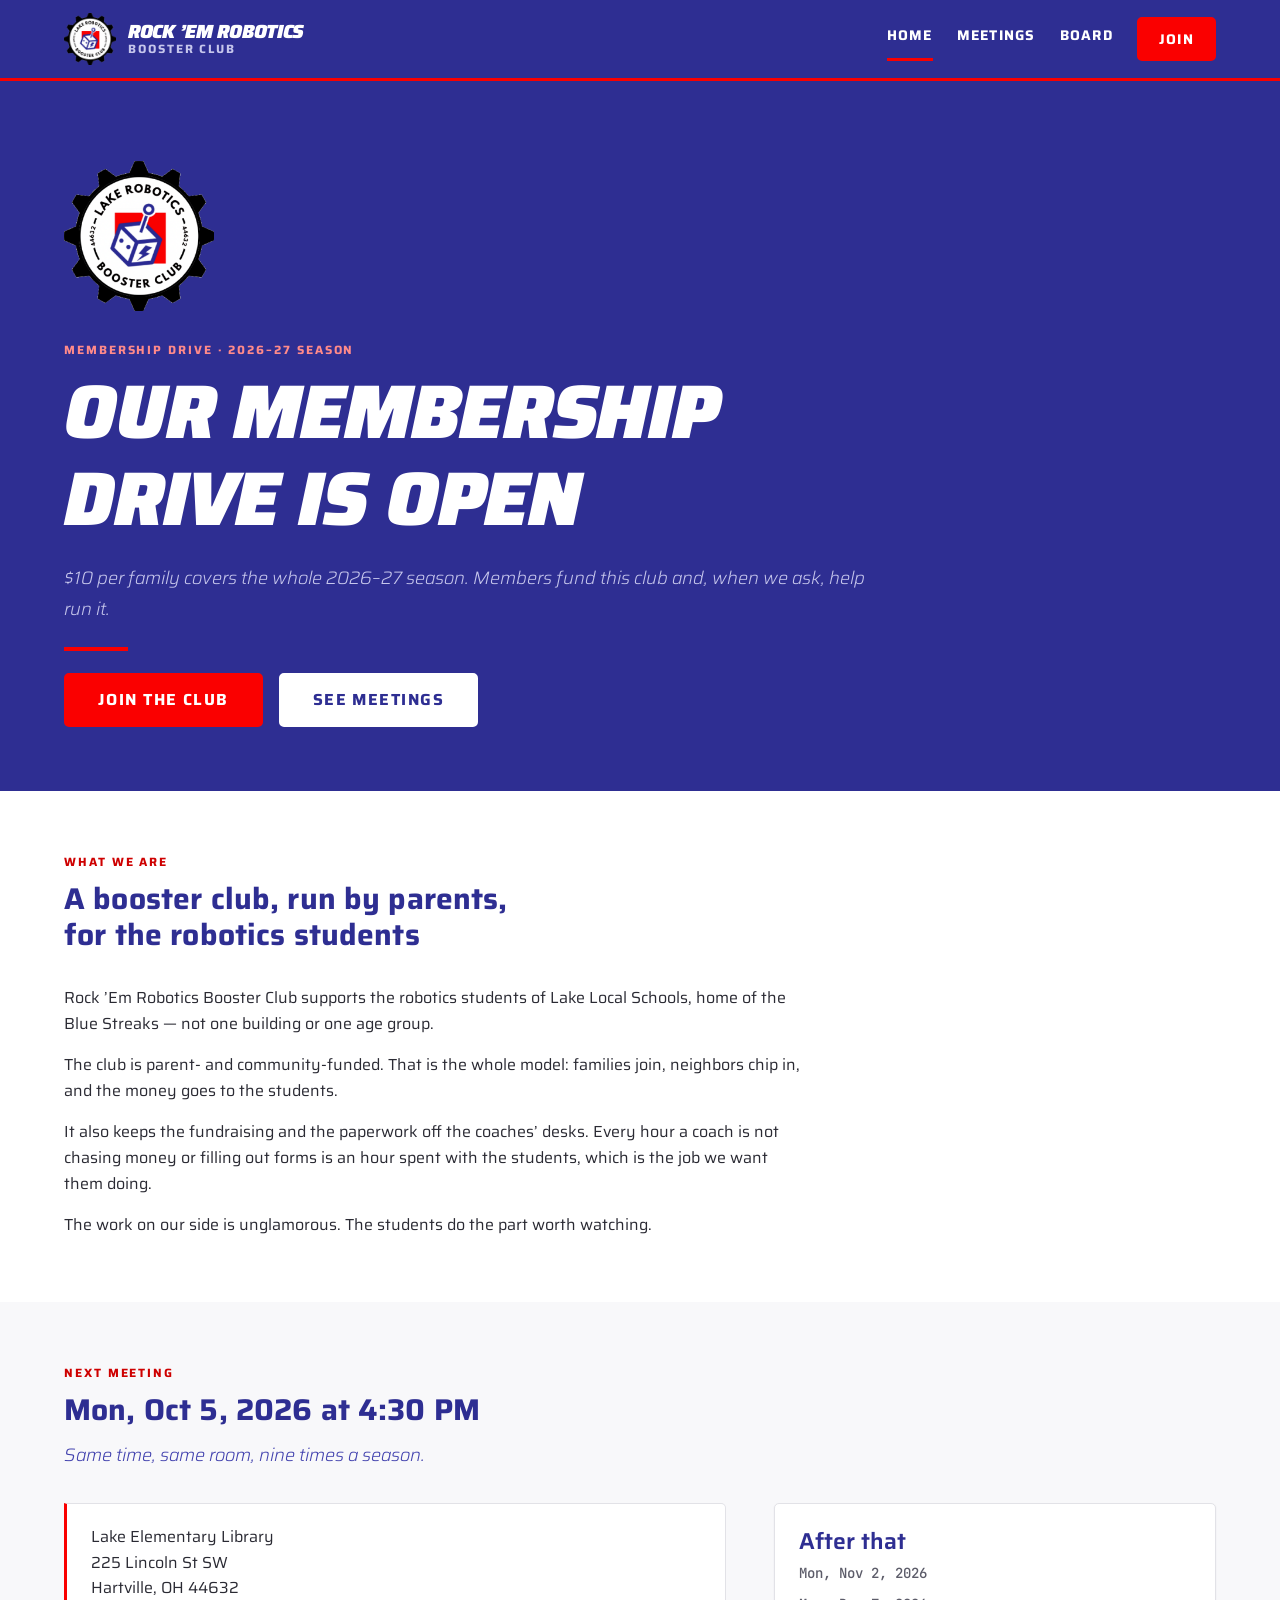
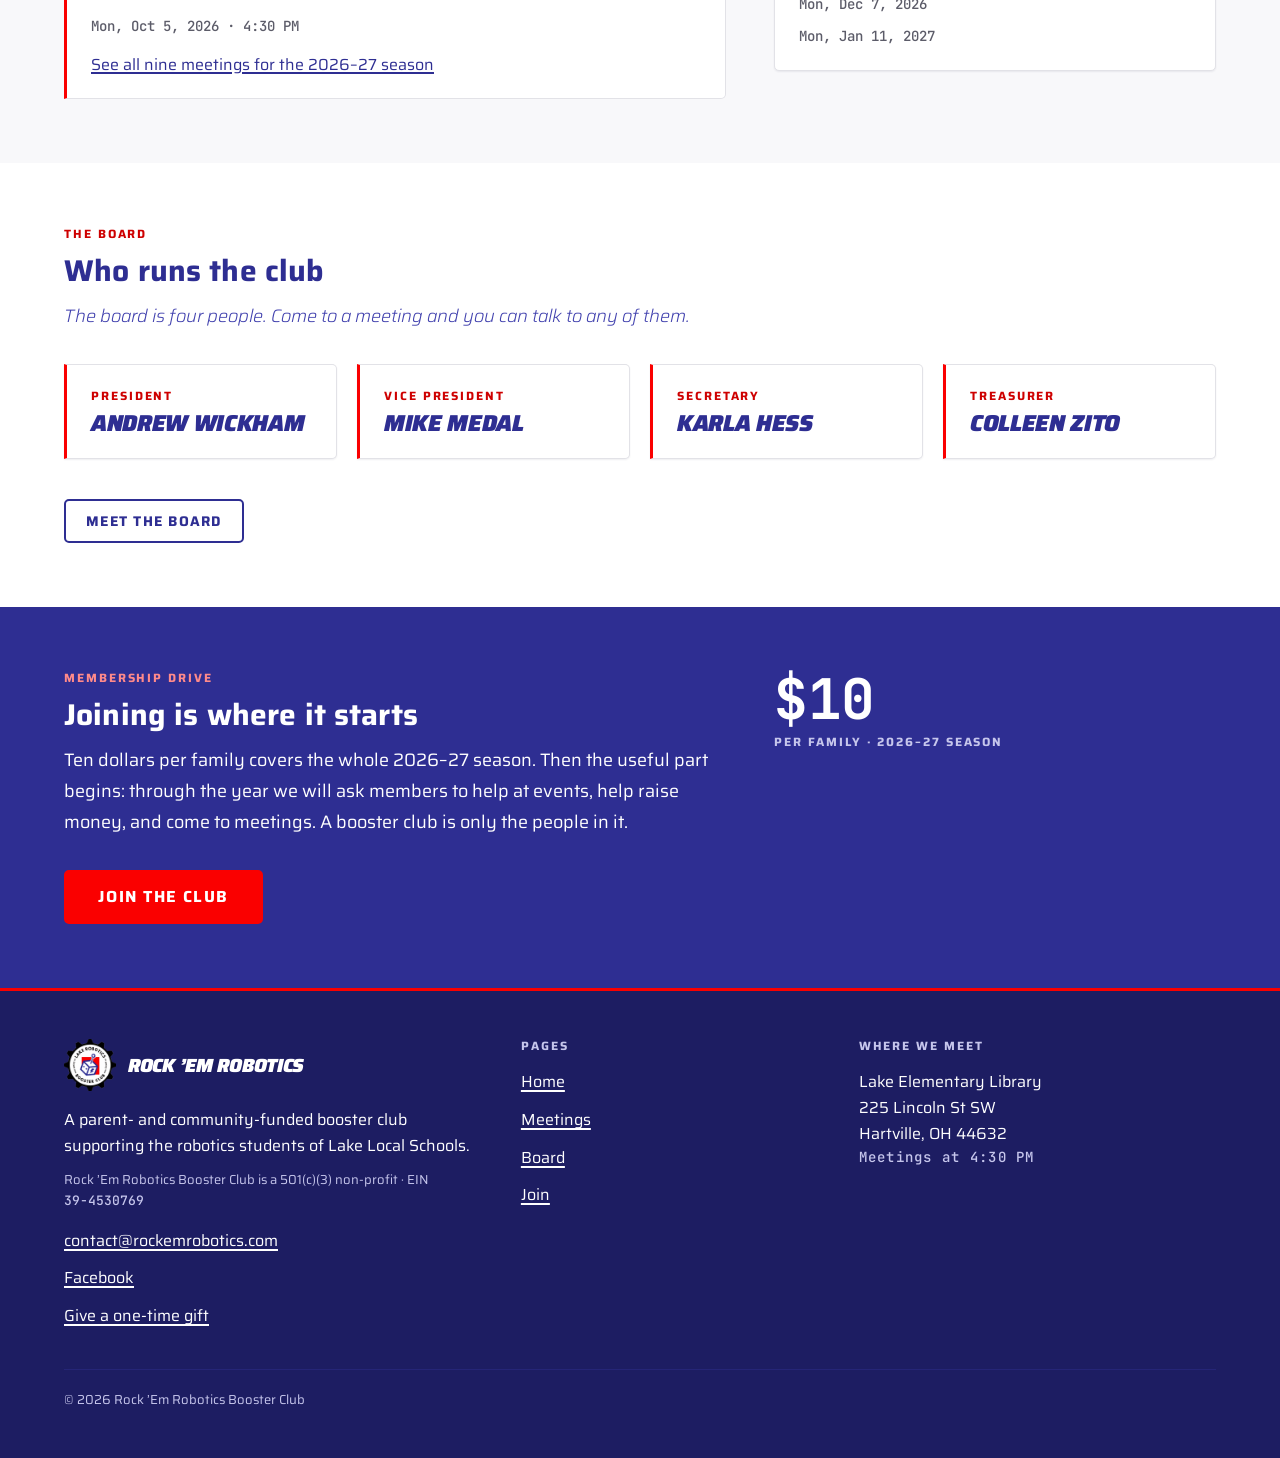
<file: index.html>
<!doctype html>
<html lang="en">
<head>
<meta charset="utf-8">
<meta name="viewport" content="width=device-width, initial-scale=1, viewport-fit=cover">
<title>Rock &rsquo;Em Robotics Booster Club</title>
<meta name="description" content="The Rock &rsquo;Em Robotics Booster Club membership drive is open: $10 per family for the 2026&ndash;27 season, supporting the robotics students of Lake Local Schools.">
<link rel="icon" href="assets/img/favicon.png">
<link rel="stylesheet" href="assets/css/site.css">
<script>document.documentElement.classList.add('has-js');</script>
</head>
<body>

<a class="skip-link" href="#main">Skip to main content</a>

<header class="site-header">
  <div class="shell site-header__inner">

    <a class="brand" href="index.html">
      <img class="brand__mark" src="assets/img/logo-booster-club.png"
        alt="" width="512" height="512">
      <span class="brand__text">
        <span class="brand__name">Rock &rsquo;Em Robotics</span>
        <span class="brand__meta">Booster Club</span>
      </span>
    </a>

    <button class="nav-toggle" type="button" aria-expanded="false" aria-controls="site-nav">Menu</button>

    <nav class="site-nav" id="site-nav" aria-label="Main">
      <ul class="nav__list">
        <li><a class="nav__link is-current" aria-current="page" href="index.html">Home</a></li>
        <li><a class="nav__link" href="meetings.html">Meetings</a></li>
        <li><a class="nav__link" href="board.html">Board</a></li>
      </ul>
      <div class="nav__join">
        <a class="btn btn--accent" href="join.html">Join</a>
      </div>
    </nav>

  </div>
</header>

<main id="main">

  <!-- 1. HERO (blue). The membership drive leads the site. Left-aligned. -->
  <section class="band band--brand hero">
    <div class="shell">

      <img class="home-hero-mark" src="assets/img/logo-booster-club.png"
        alt="" width="512" height="512">

      <p class="eyebrow">Membership drive &middot; 2026&ndash;27 season</p>
      <h1 class="hero__title">Our membership drive is open</h1>
      <p class="lede lake-sub">$10 per family covers the whole 2026&ndash;27 season. Members fund this club and, when we ask, help run it.</p>

      <span class="lake-rule rule-short"></span>

      <div class="actions">
        <a class="btn btn--accent btn--lg" href="join.html">Join the club</a>
        <a class="btn btn--inverse btn--lg" href="meetings.html">See meetings</a>
      </div>

    </div>
  </section>

  <!-- 2. WHAT WE ARE (white). -->
  <section class="band">
    <div class="shell">

      <div class="section-head">
        <p class="eyebrow">What we are</p>
        <h2>A booster club, run by parents, for the robotics students</h2>
      </div>

      <div class="prose">
        <p>Rock &rsquo;Em Robotics Booster Club supports the robotics students of Lake Local Schools, home of the Blue Streaks &mdash; not one building or one age group.</p>
        <p>The club is parent- and community-funded. That is the whole model: families join, neighbors chip in, and the money goes to the students.</p>
        <p>It also keeps the fundraising and the paperwork off the coaches&rsquo; desks. Every hour a coach is not chasing money or filling out forms is an hour spent with the students, which is the job we want them doing.</p>
        <p>The work on our side is unglamorous. The students do the part worth watching.</p>
      </div>

    </div>
  </section>

  <!-- 3. NEXT MEETING (alt). -->
  <section class="band band--alt">
    <div class="shell">

      <div class="section-head">
        <p class="eyebrow">Next meeting</p>
        <h2>Mon, Oct 5, 2026 at 4:30 PM</h2>
        <p class="lede lake-sub">Same time, same room, nine times a season.</p>
      </div>

      <div class="split">

        <div class="callout callout--plain">
          <p>Lake Elementary Library<br>
            225 Lincoln St SW<br>
            Hartville, OH 44632</p>
          <p class="meta">Mon, Oct 5, 2026 &middot; 4:30 PM</p>
          <p><a href="meetings.html">See all nine meetings for the 2026&ndash;27 season</a></p>
        </div>

        <div class="card card--static">
          <h3 class="card__title">After that</h3>
          <ul class="list-plain stack stack--sm">
            <li class="meta">Mon, Nov 2, 2026</li>
            <li class="meta">Mon, Dec 7, 2026</li>
            <li class="meta">Mon, Jan 11, 2027</li>
          </ul>
        </div>

      </div>

    </div>
  </section>

  <!-- 4. BOARD GLANCE (white). -->
  <section class="band">
    <div class="shell">

      <div class="section-head">
        <p class="eyebrow">The board</p>
        <h2>Who runs the club</h2>
        <p class="lede lake-sub">The board is four people. Come to a meeting and you can talk to any of them.</p>
      </div>

      <div class="stack stack--lg">

        <div class="roster">
          <div class="person">
            <p class="person__role">President</p>
            <h3 class="person__name">Andrew Wickham</h3>
          </div>
          <div class="person">
            <p class="person__role">Vice President</p>
            <h3 class="person__name">Mike Medal</h3>
          </div>
          <div class="person">
            <p class="person__role">Secretary</p>
            <h3 class="person__name">Karla Hess</h3>
          </div>
          <div class="person">
            <p class="person__role">Treasurer</p>
            <h3 class="person__name">Colleen Zito</h3>
          </div>
        </div>

        <div class="actions">
          <a class="btn btn--outline" href="board.html">Meet the board</a>
        </div>

      </div>

    </div>
  </section>

  <!-- 5. CLOSING CTA (blue). Ends on the membership ask. -->
  <section class="band band--brand">
    <div class="shell">

      <div class="split">

        <div>
          <div class="section-head">
            <p class="eyebrow">Membership drive</p>
            <h2>Joining is where it starts</h2>
            <p class="lede">Ten dollars per family covers the whole 2026&ndash;27 season. Then the useful part begins: through the year we will ask members to help at events, help raise money, and come to meetings. A booster club is only the people in it.</p>
          </div>
          <div class="actions">
            <a class="btn btn--accent btn--lg" href="join.html">Join the club</a>
          </div>
        </div>

        <div class="stat">
          <span class="stat__value">$10</span>
          <span class="stat__label">Per family &middot; 2026&ndash;27 season</span>
        </div>

      </div>

    </div>
  </section>

</main>

<footer class="site-footer">
  <div class="shell">

    <div class="footer__grid">

      <div class="footer__col">
        <div class="footer__brand">
          <img class="brand__mark" src="assets/img/logo-booster-club.png"
            alt="" width="512" height="512">
          <span class="brand__name">Rock &rsquo;Em Robotics</span>
        </div>
        <p class="footer__text">A parent- and community-funded booster club supporting the robotics students of Lake Local Schools.</p>
        <p class="footer__legal">Rock &rsquo;Em Robotics Booster Club is a 501(c)(3) non-profit &middot; EIN <span class="mono">39-4530769</span></p>
        <ul class="footer__list">
          <li><a href="mailto:contact@rockemrobotics.com">contact@rockemrobotics.com</a></li>
          <li><a href="https://www.facebook.com/profile.php?id=61582455670782" target="_blank" rel="noopener">Facebook<span class="visually-hidden"> (opens in a new tab)</span></a></li>
          <li><a href="https://givebutter.com/jeBdXF" target="_blank" rel="noopener">Give a one-time gift<span class="visually-hidden"> (opens in a new tab)</span></a></li>
        </ul>
      </div>

      <div class="footer__col">
        <h2 class="footer__title">Pages</h2>
        <ul class="footer__list">
          <li><a href="index.html">Home</a></li>
          <li><a href="meetings.html">Meetings</a></li>
          <li><a href="board.html">Board</a></li>
          <li><a href="join.html">Join</a></li>
        </ul>
      </div>

      <div class="footer__col">
        <h2 class="footer__title">Where we meet</h2>
        <address class="footer__address">
          Lake Elementary Library<br>
          225 Lincoln St SW<br>
          Hartville, OH 44632
        </address>
        <p class="footer__note">Meetings at 4:30 PM</p>
      </div>

    </div>

    <div class="footer__bottom">
      <p class="footer__legal">&copy; 2026 Rock &rsquo;Em Robotics Booster Club</p>
    </div>

  </div>
</footer>

<script>
(function () {
  var toggle = document.querySelector('.nav-toggle');
  var nav = document.getElementById('site-nav');
  if (!toggle || !nav) { return; }

  function close() {
    nav.classList.remove('is-open');
    toggle.setAttribute('aria-expanded', 'false');
  }

  toggle.addEventListener('click', function () {
    var open = nav.classList.toggle('is-open');
    toggle.setAttribute('aria-expanded', open ? 'true' : 'false');
  });

  nav.addEventListener('click', function (event) {
    if (event.target.closest('a')) { close(); }
  });

  document.addEventListener('keydown', function (event) {
    if (event.key === 'Escape' && nav.classList.contains('is-open')) {
      close();
      toggle.focus();
    }
  });
})();
</script>
</body>
</html>
</file>
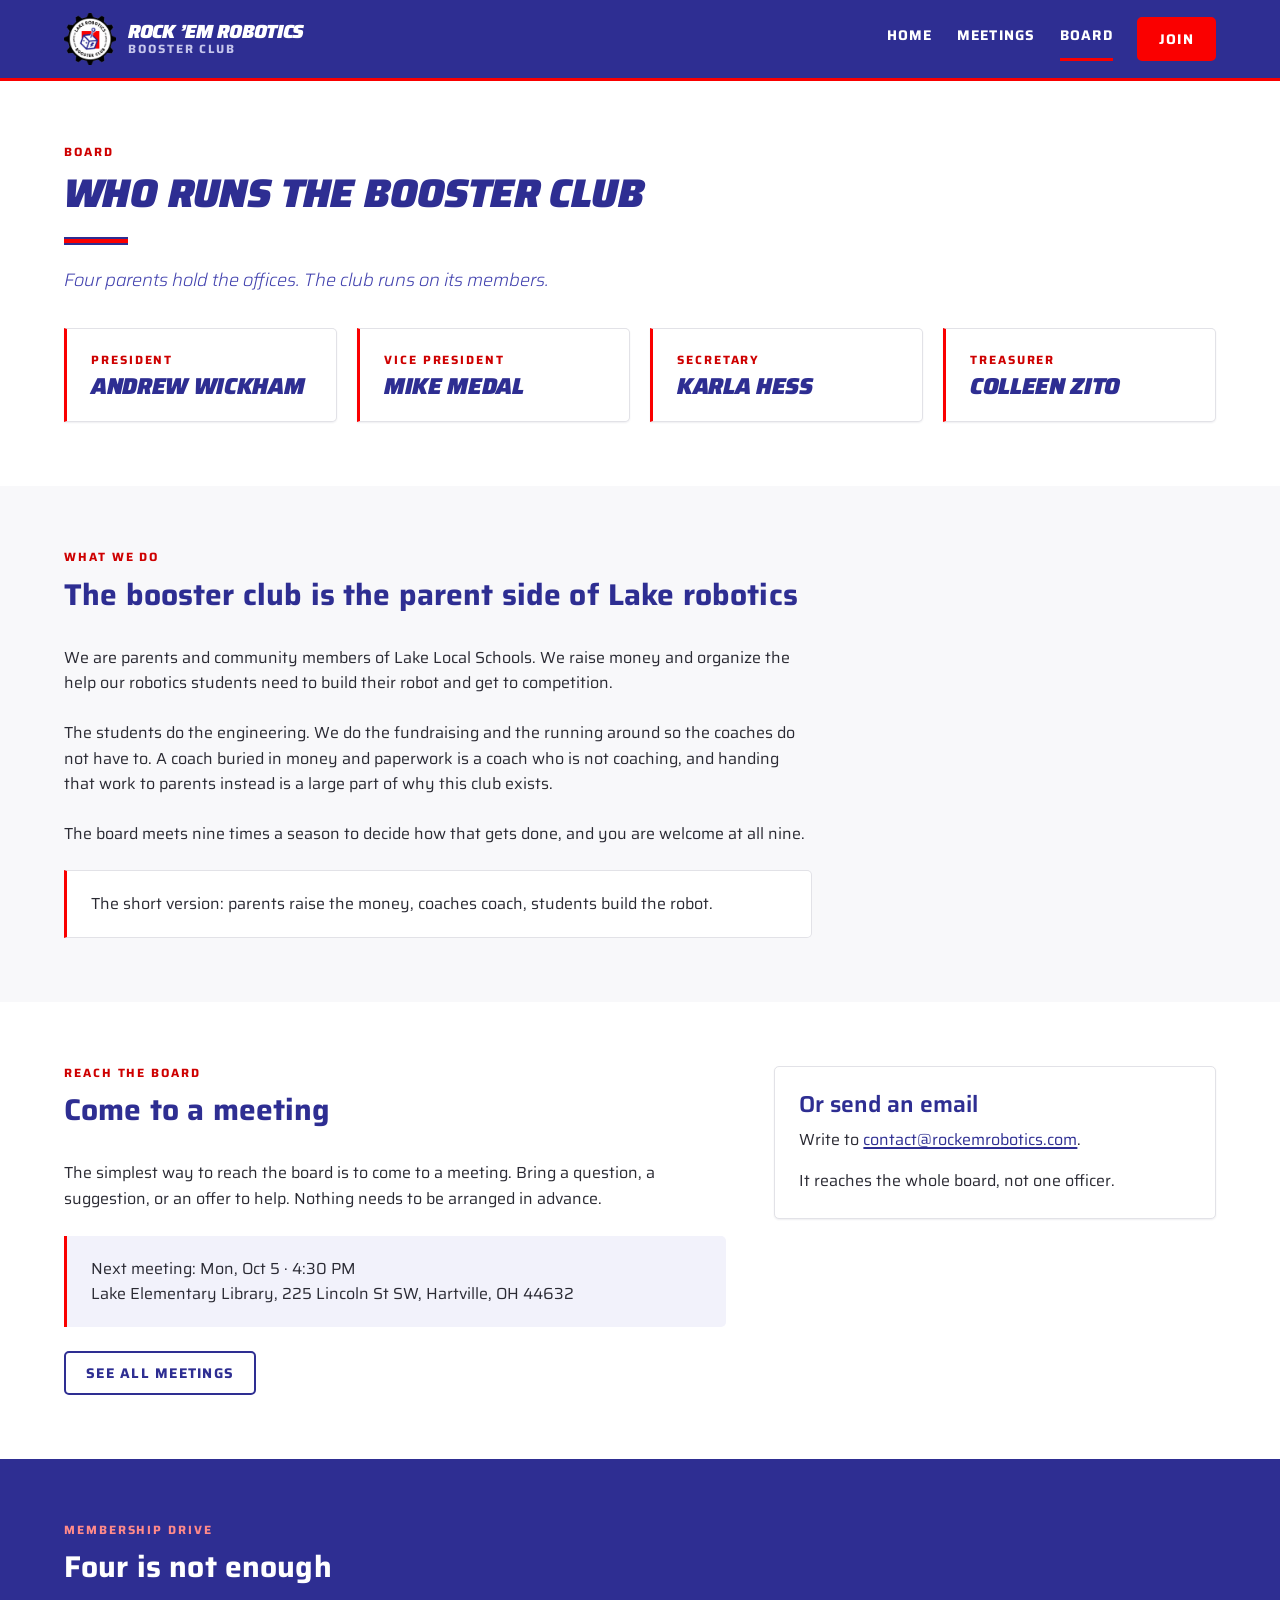
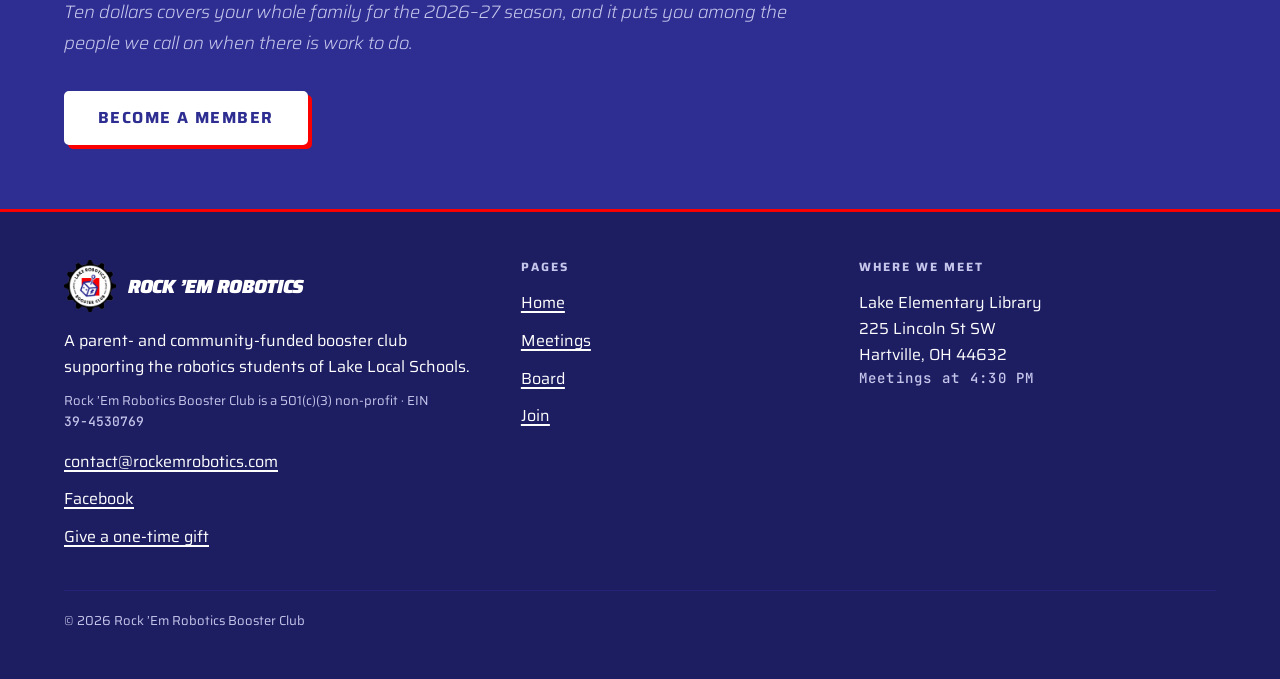
<file: board.html>
<!doctype html>
<html lang="en">
<head>
<meta charset="utf-8">
<meta name="viewport" content="width=device-width, initial-scale=1, viewport-fit=cover">
<title>Board &middot; Rock &rsquo;Em Robotics Booster Club</title>
<meta name="description" content="The four officers of the Rock &rsquo;Em Robotics Booster Club, what the club does for Lake robotics students, and how to reach the board.">
<link rel="icon" href="assets/img/favicon.png">
<link rel="stylesheet" href="assets/css/site.css">
<script>document.documentElement.classList.add('has-js');</script>
</head>
<body>

<a class="skip-link" href="#main">Skip to main content</a>

<header class="site-header">
  <div class="shell site-header__inner">

    <a class="brand" href="index.html">
      <img class="brand__mark" src="assets/img/logo-booster-club.png"
        alt="" width="512" height="512">
      <span class="brand__text">
        <span class="brand__name">Rock &rsquo;Em Robotics</span>
        <span class="brand__meta">Booster Club</span>
      </span>
    </a>

    <button class="nav-toggle" type="button" aria-expanded="false" aria-controls="site-nav">Menu</button>

    <nav class="site-nav" id="site-nav" aria-label="Main">
      <ul class="nav__list">
        <li><a class="nav__link" href="index.html">Home</a></li>
        <li><a class="nav__link" href="meetings.html">Meetings</a></li>
        <li><a class="nav__link is-current" aria-current="page" href="board.html">Board</a></li>
      </ul>
      <div class="nav__join">
        <a class="btn btn--accent" href="join.html">Join</a>
      </div>
    </nav>

  </div>
</header>

<main id="main">

  <!-- Band 1 (white): the four officers -->
  <section class="band">
    <div class="shell">

      <div class="section-head">
        <p class="eyebrow">Board</p>
        <h1>Who runs the booster club</h1>
        <span class="lake-rule rule-short"></span>
        <p class="lede lake-sub">Four parents hold the offices. The club runs on its members.</p>
      </div>

      <div class="roster">

        <div class="person">
          <p class="person__role">President</p>
          <h2 class="person__name">Andrew Wickham</h2>
        </div>

        <div class="person">
          <p class="person__role">Vice President</p>
          <h2 class="person__name">Mike Medal</h2>
        </div>

        <div class="person">
          <p class="person__role">Secretary</p>
          <h2 class="person__name">Karla Hess</h2>
        </div>

        <div class="person">
          <p class="person__role">Treasurer</p>
          <h2 class="person__name">Colleen Zito</h2>
        </div>

      </div>

    </div>
  </section>

  <!-- Band 2 (alt): what the booster club actually does -->
  <section class="band band--alt">
    <div class="shell">

      <div class="section-head">
        <p class="eyebrow">What we do</p>
        <h2>The booster club is the parent side of Lake robotics</h2>
      </div>

      <div class="prose stack">
        <p>We are parents and community members of Lake Local Schools. We raise money and organize the help our robotics students need to build their robot and get to competition.</p>
        <p>The students do the engineering. We do the fundraising and the running around so the coaches do not have to. A coach buried in money and paperwork is a coach who is not coaching, and handing that work to parents instead is a large part of why this club exists.</p>
        <p>The board meets nine times a season to decide how that gets done, and you are welcome at all nine.</p>
        <div class="callout callout--plain">
          <p>The short version: parents raise the money, coaches coach, students build the robot.</p>
        </div>
      </div>

    </div>
  </section>

  <!-- Band 3 (white): how to reach the board -->
  <section class="band">
    <div class="shell">

      <div class="split">

        <div>
          <div class="section-head">
            <p class="eyebrow">Reach the board</p>
            <h2>Come to a meeting</h2>
          </div>

          <div class="prose stack">
            <p>The simplest way to reach the board is to come to a meeting. Bring a question, a suggestion, or an offer to help. Nothing needs to be arranged in advance.</p>
            <div class="callout">
              <p>Next meeting: Mon, Oct 5 &middot; 4:30 PM<br>
              Lake Elementary Library, 225 Lincoln St SW, Hartville, OH 44632</p>
            </div>
            <div class="actions">
              <a class="btn btn--outline" href="meetings.html">See all meetings</a>
            </div>
          </div>
        </div>

        <aside class="card card--static">
          <h3 class="card__title">Or send an email</h3>
          <p>Write to <a href="mailto:contact@rockemrobotics.com">contact@rockemrobotics.com</a>.</p>
          <p>It reaches the whole board, not one officer.</p>
        </aside>

      </div>

    </div>
  </section>

  <!-- Band 4 (brand): the membership ask -->
  <section class="band band--brand">
    <div class="shell">

      <div class="section-head">
        <p class="eyebrow">Membership drive</p>
        <h2>Four is not enough</h2>
        <p class="lede lake-sub">Ten dollars covers your whole family for the 2026&ndash;27 season, and it puts you among the people we call on when there is work to do.</p>
      </div>
      <div class="actions">
        <a class="btn btn--inverse btn--lg btn--feature" href="join.html">Become a member</a>
      </div>

    </div>
  </section>

</main>

<footer class="site-footer">
  <div class="shell">

    <div class="footer__grid">

      <div class="footer__col">
        <div class="footer__brand">
          <img class="brand__mark" src="assets/img/logo-booster-club.png"
            alt="" width="512" height="512">
          <span class="brand__name">Rock &rsquo;Em Robotics</span>
        </div>
        <p class="footer__text">A parent- and community-funded booster club supporting the robotics students of Lake Local Schools.</p>
        <p class="footer__legal">Rock &rsquo;Em Robotics Booster Club is a 501(c)(3) non-profit &middot; EIN <span class="mono">39-4530769</span></p>
        <ul class="footer__list">
          <li><a href="mailto:contact@rockemrobotics.com">contact@rockemrobotics.com</a></li>
          <li><a href="https://www.facebook.com/profile.php?id=61582455670782" target="_blank" rel="noopener">Facebook<span class="visually-hidden"> (opens in a new tab)</span></a></li>
          <li><a href="https://givebutter.com/jeBdXF" target="_blank" rel="noopener">Give a one-time gift<span class="visually-hidden"> (opens in a new tab)</span></a></li>
        </ul>
      </div>

      <div class="footer__col">
        <h2 class="footer__title">Pages</h2>
        <ul class="footer__list">
          <li><a href="index.html">Home</a></li>
          <li><a href="meetings.html">Meetings</a></li>
          <li><a href="board.html">Board</a></li>
          <li><a href="join.html">Join</a></li>
        </ul>
      </div>

      <div class="footer__col">
        <h2 class="footer__title">Where we meet</h2>
        <address class="footer__address">
          Lake Elementary Library<br>
          225 Lincoln St SW<br>
          Hartville, OH 44632
        </address>
        <p class="footer__note">Meetings at 4:30 PM</p>
      </div>

    </div>

    <div class="footer__bottom">
      <p class="footer__legal">&copy; 2026 Rock &rsquo;Em Robotics Booster Club</p>
    </div>

  </div>
</footer>

<script>
(function () {
  var toggle = document.querySelector('.nav-toggle');
  var nav = document.getElementById('site-nav');
  if (!toggle || !nav) { return; }

  function close() {
    nav.classList.remove('is-open');
    toggle.setAttribute('aria-expanded', 'false');
  }

  toggle.addEventListener('click', function () {
    var open = nav.classList.toggle('is-open');
    toggle.setAttribute('aria-expanded', open ? 'true' : 'false');
  });

  nav.addEventListener('click', function (event) {
    if (event.target.closest('a')) { close(); }
  });

  document.addEventListener('keydown', function (event) {
    if (event.key === 'Escape' && nav.classList.contains('is-open')) {
      close();
      toggle.focus();
    }
  });
})();
</script>
</body>
</html>
</file>
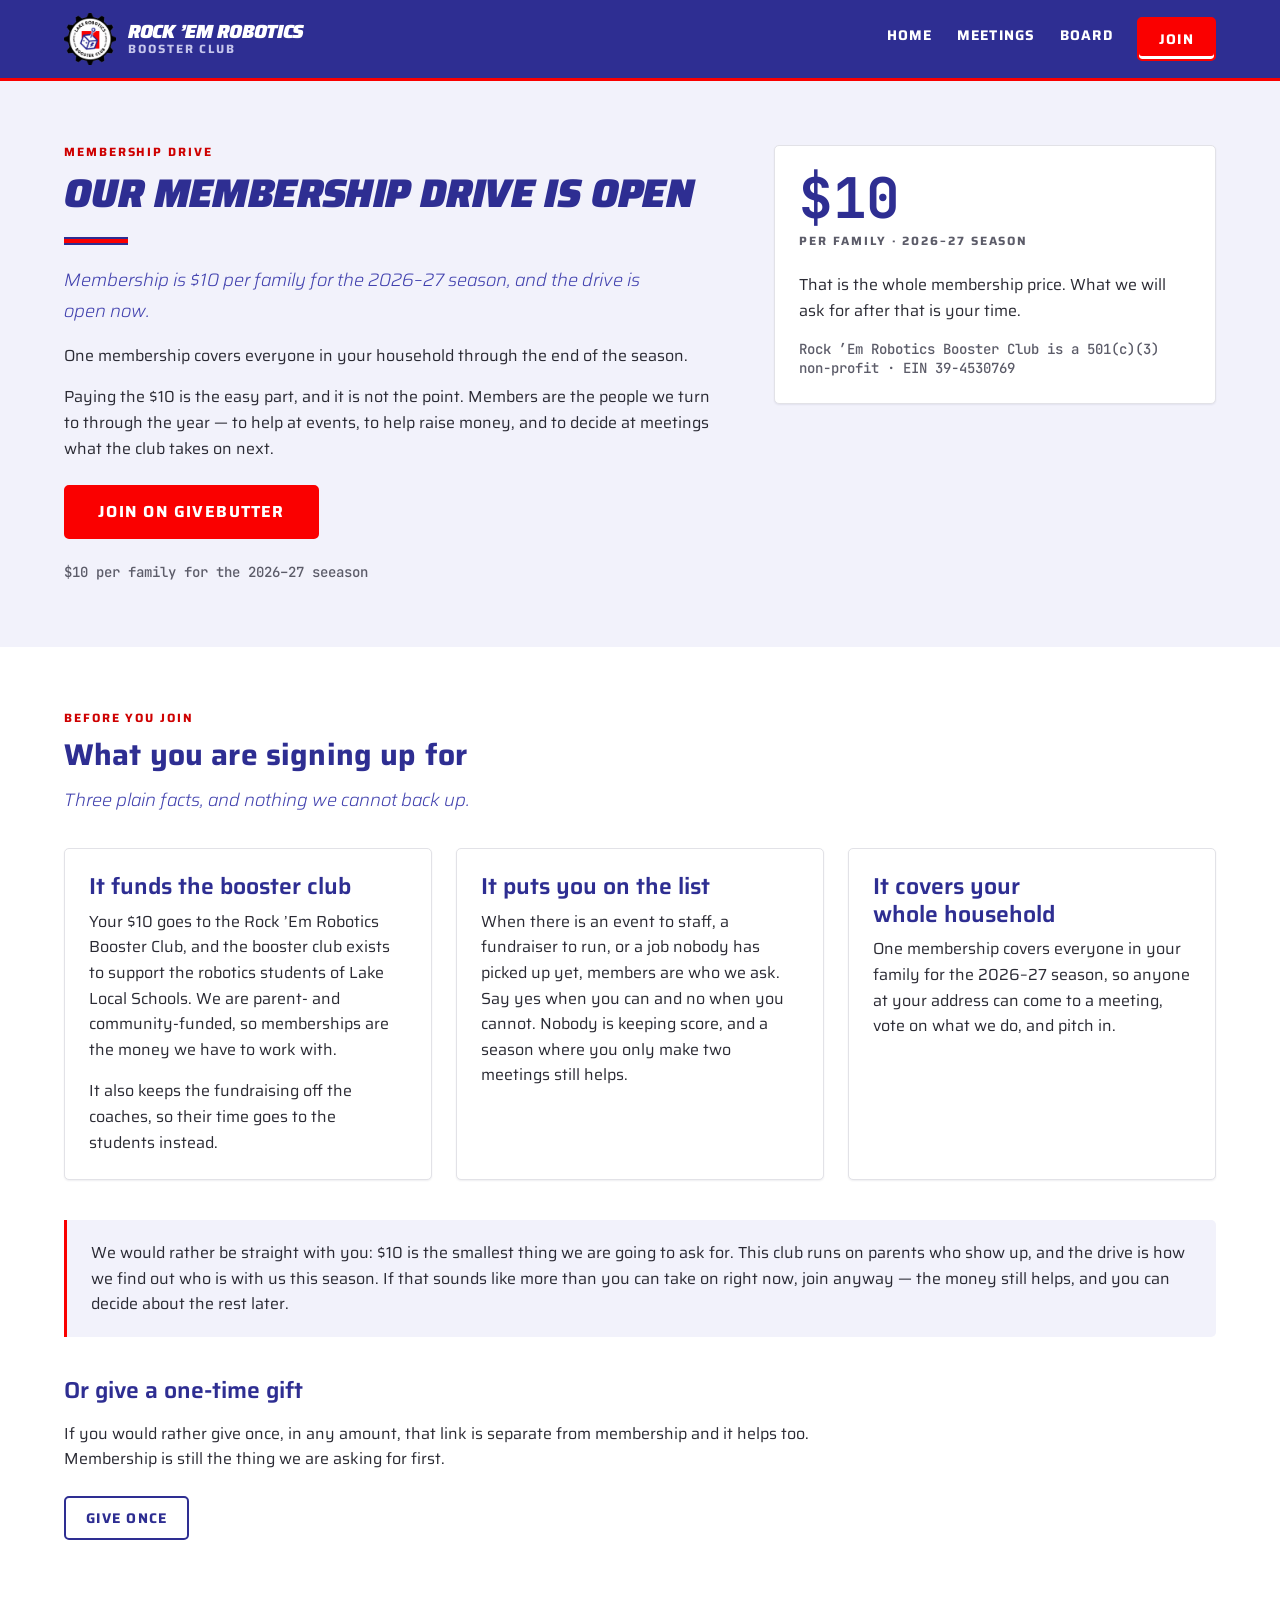
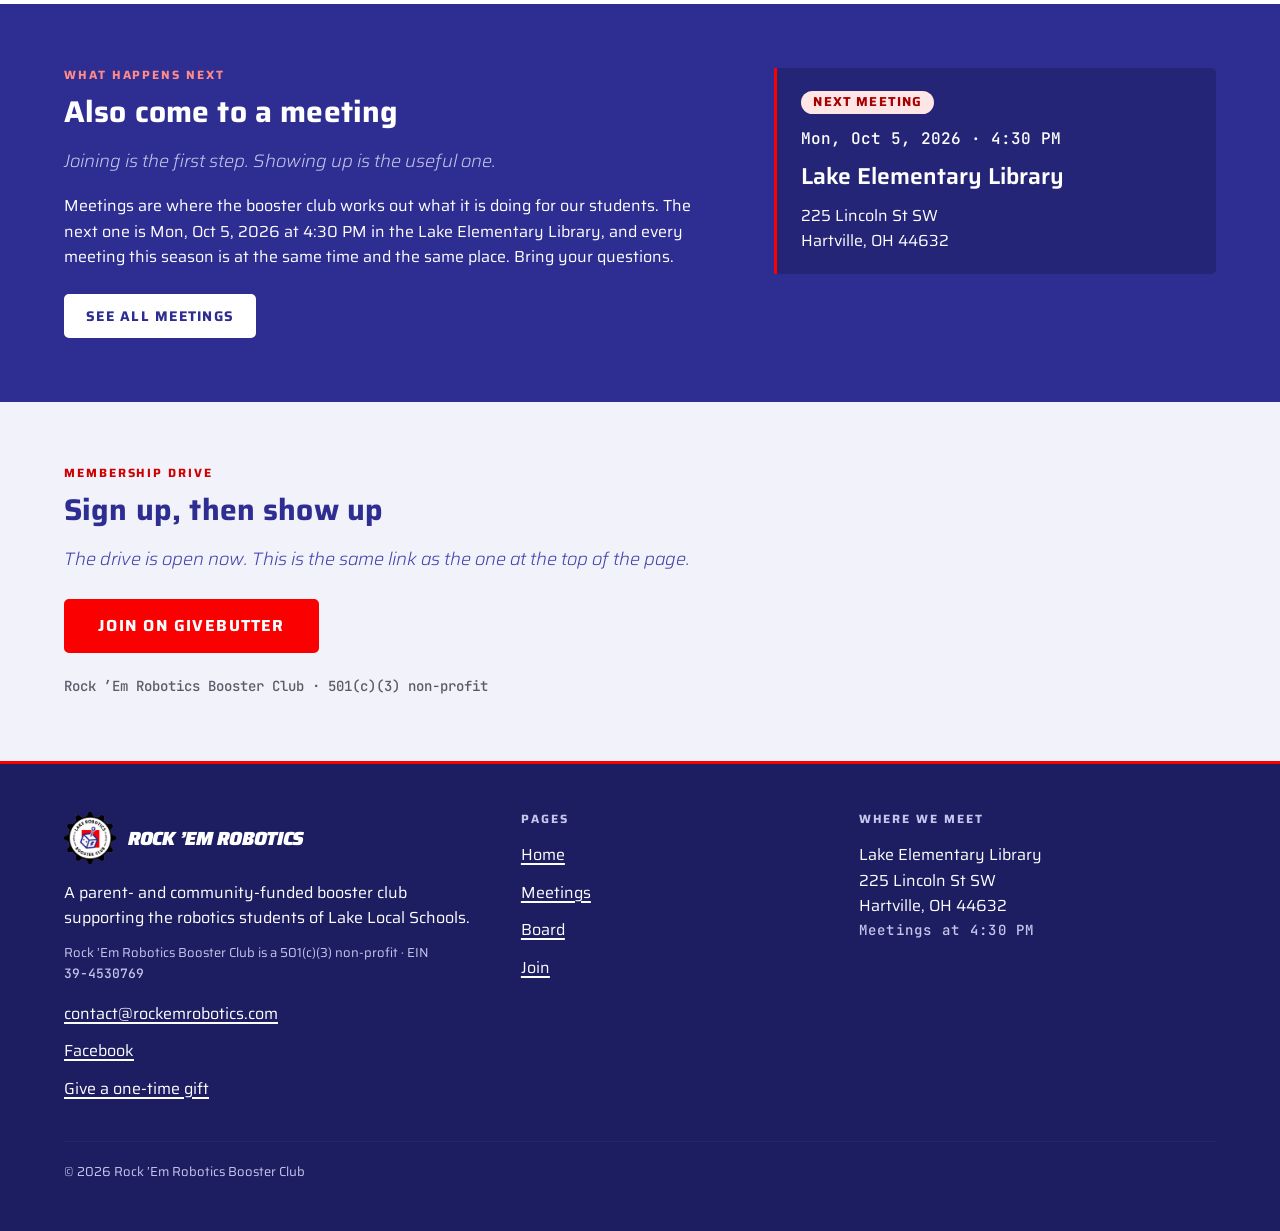
<file: join.html>
<!doctype html>
<html lang="en">
<head>
<meta charset="utf-8">
<meta name="viewport" content="width=device-width, initial-scale=1, viewport-fit=cover">
<title>Join the Rock &rsquo;Em Robotics Booster Club</title>
<meta name="description" content="Membership in the Rock &rsquo;Em Robotics Booster Club is $10 per family for the 2026&ndash;27 season, and the drive is open now.">
<link rel="icon" href="assets/img/favicon.png">
<link rel="stylesheet" href="assets/css/site.css">
<script>document.documentElement.classList.add('has-js');</script>
</head>
<body>

<a class="skip-link" href="#main">Skip to main content</a>

<header class="site-header">
  <div class="shell site-header__inner">

    <a class="brand" href="index.html">
      <img class="brand__mark" src="assets/img/logo-booster-club.png"
        alt="" width="512" height="512">
      <span class="brand__text">
        <span class="brand__name">Rock &rsquo;Em Robotics</span>
        <span class="brand__meta">Booster Club</span>
      </span>
    </a>

    <button class="nav-toggle" type="button" aria-expanded="false" aria-controls="site-nav">Menu</button>

    <nav class="site-nav" id="site-nav" aria-label="Main">
      <ul class="nav__list">
        <li><a class="nav__link" href="index.html">Home</a></li>
        <li><a class="nav__link" href="meetings.html">Meetings</a></li>
        <li><a class="nav__link" href="board.html">Board</a></li>
      </ul>
      <div class="nav__join">
        <a class="btn btn--accent is-current" aria-current="page" href="join.html">Join</a>
      </div>
    </nav>

  </div>
</header>

<main id="main">

  <!-- 1. The ask -->
  <section class="band band--tint">
    <div class="shell">
      <div class="split">

        <div class="stack">

          <div class="prose">
            <span class="eyebrow">Membership drive</span>
            <h1>Our membership drive is open</h1>
            <span class="lake-rule rule-short"></span>
            <p class="lede lake-sub">Membership is $10 per family for the 2026&ndash;27 season, and the drive is open now.</p>
            <p>One membership covers everyone in your household through the end of the season.</p>
            <p>Paying the $10 is the easy part, and it is not the point. Members are the people we turn to through the year &mdash; to help at events, to help raise money, and to decide at meetings what the club takes on next.</p>
          </div>

          <div class="actions">
            <a class="btn btn--accent btn--lg" href="https://givebutter.com/2026-rockem-robotics-booster-club-membership-nqd1mr" target="_blank" rel="noopener">Join on Givebutter<span class="visually-hidden"> (opens in a new tab)</span></a>
          </div>

          <p class="meta">$10 per family for the 2026&ndash;27 seeason</p>

        </div>

        <aside class="card card--static">
          <div class="stack">
            <div class="stat">
              <span class="stat__value">$10</span>
              <span class="stat__label">Per family &middot; 2026&ndash;27 season</span>
            </div>
            <div class="prose">
              <p>That is the whole membership price. What we will ask for after that is your time.</p>
              <p class="meta">Rock &rsquo;Em Robotics Booster Club is a 501(c)(3) non-profit &middot; EIN <span class="mono">39-4530769</span></p>
            </div>
          </div>
        </aside>

      </div>
    </div>
  </section>

  <!-- 2. What membership means, and the secondary one-time gift -->
  <section class="band">
    <div class="shell">

      <div class="section-head">
        <span class="eyebrow">Before you join</span>
        <h2>What you are signing up for</h2>
        <p class="lede lake-sub">Three plain facts, and nothing we cannot back up.</p>
      </div>

      <div class="stack stack--lg">

        <div class="grid grid--3">

          <article class="card card--static">
            <h3 class="card__title">It funds the booster club</h3>
            <p>Your $10 goes to the Rock &rsquo;Em Robotics Booster Club, and the booster club exists to support the robotics students of Lake Local Schools. We are parent- and community-funded, so memberships are the money we have to work with.</p>
            <p>It also keeps the fundraising off the coaches, so their time goes to the students instead.</p>
          </article>

          <article class="card card--static">
            <h3 class="card__title">It puts you on the list</h3>
            <p>When there is an event to staff, a fundraiser to run, or a job nobody has picked up yet, members are who we ask. Say yes when you can and no when you cannot. Nobody is keeping score, and a season where you only make two meetings still helps.</p>
          </article>

          <article class="card card--static">
            <h3 class="card__title">It covers your whole household</h3>
            <p>One membership covers everyone in your family for the 2026&ndash;27 season, so anyone at your address can come to a meeting, vote on what we do, and pitch in.</p>
          </article>

        </div>

        <div class="callout">
          <p>We would rather be straight with you: $10 is the smallest thing we are going to ask for. This club runs on parents who show up, and the drive is how we find out who is with us this season. If that sounds like more than you can take on right now, join anyway &mdash; the money still helps, and you can decide about the rest later.</p>
        </div>

        <div class="stack">
          <div class="prose">
            <h3>Or give a one-time gift</h3>
            <p>If you would rather give once, in any amount, that link is separate from membership and it helps too. Membership is still the thing we are asking for first.</p>
          </div>
          <div class="actions">
            <a class="btn btn--outline" href="https://givebutter.com/jeBdXF" target="_blank" rel="noopener">Give once<span class="visually-hidden"> (opens in a new tab)</span></a>
          </div>
        </div>

      </div>

    </div>
  </section>

  <!-- 3. What happens next: come to a meeting -->
  <section class="band band--brand">
    <div class="shell">
      <div class="split">

        <div class="stack">
          <div class="prose">
            <span class="eyebrow">What happens next</span>
            <h2>Also come to a meeting</h2>
            <p class="lede lake-sub">Joining is the first step. Showing up is the useful one.</p>
            <p>Meetings are where the booster club works out what it is doing for our students. The next one is Mon, Oct 5, 2026 at 4:30 PM in the Lake Elementary Library, and every meeting this season is at the same time and the same place. Bring your questions.</p>
          </div>
          <div class="actions">
            <a class="btn btn--inverse" href="meetings.html">See all meetings</a>
          </div>
        </div>

        <aside class="callout">
          <div class="stack stack--sm">
            <div><span class="chip chip--next">Next meeting</span></div>
            <p class="mono">Mon, Oct 5, 2026 &middot; 4:30 PM</p>
            <h3>Lake Elementary Library</h3>
            <p>225 Lincoln St SW<br>Hartville, OH 44632</p>
          </div>
        </aside>

      </div>
    </div>
  </section>

  <!-- 4. The ask, once more -->
  <section class="band band--tint">
    <div class="shell">
      <div class="stack">

        <div class="prose">
          <span class="eyebrow">Membership drive</span>
          <h2>Sign up, then show up</h2>
          <p class="lede lake-sub">The drive is open now. This is the same link as the one at the top of the page.</p>
        </div>

        <div class="actions">
          <a class="btn btn--accent btn--lg" href="https://givebutter.com/2026-rockem-robotics-booster-club-membership-nqd1mr" target="_blank" rel="noopener">Join on Givebutter<span class="visually-hidden"> (opens in a new tab)</span></a>
        </div>

        <p class="meta">Rock &rsquo;Em Robotics Booster Club &middot; 501(c)(3) non-profit</p>

      </div>
    </div>
  </section>

</main>

<footer class="site-footer">
  <div class="shell">

    <div class="footer__grid">

      <div class="footer__col">
        <div class="footer__brand">
          <img class="brand__mark" src="assets/img/logo-booster-club.png"
            alt="" width="512" height="512">
          <span class="brand__name">Rock &rsquo;Em Robotics</span>
        </div>
        <p class="footer__text">A parent- and community-funded booster club supporting the robotics students of Lake Local Schools.</p>
        <p class="footer__legal">Rock &rsquo;Em Robotics Booster Club is a 501(c)(3) non-profit &middot; EIN <span class="mono">39-4530769</span></p>
        <ul class="footer__list">
          <li><a href="mailto:contact@rockemrobotics.com">contact@rockemrobotics.com</a></li>
          <li><a href="https://www.facebook.com/profile.php?id=61582455670782" target="_blank" rel="noopener">Facebook<span class="visually-hidden"> (opens in a new tab)</span></a></li>
          <li><a href="https://givebutter.com/jeBdXF" target="_blank" rel="noopener">Give a one-time gift<span class="visually-hidden"> (opens in a new tab)</span></a></li>
        </ul>
      </div>

      <div class="footer__col">
        <h2 class="footer__title">Pages</h2>
        <ul class="footer__list">
          <li><a href="index.html">Home</a></li>
          <li><a href="meetings.html">Meetings</a></li>
          <li><a href="board.html">Board</a></li>
          <li><a href="join.html">Join</a></li>
        </ul>
      </div>

      <div class="footer__col">
        <h2 class="footer__title">Where we meet</h2>
        <address class="footer__address">
          Lake Elementary Library<br>
          225 Lincoln St SW<br>
          Hartville, OH 44632
        </address>
        <p class="footer__note">Meetings at 4:30 PM</p>
      </div>

    </div>

    <div class="footer__bottom">
      <p class="footer__legal">&copy; 2026 Rock &rsquo;Em Robotics Booster Club</p>
    </div>

  </div>
</footer>

<script>
(function () {
  var toggle = document.querySelector('.nav-toggle');
  var nav = document.getElementById('site-nav');
  if (!toggle || !nav) { return; }

  function close() {
    nav.classList.remove('is-open');
    toggle.setAttribute('aria-expanded', 'false');
  }

  toggle.addEventListener('click', function () {
    var open = nav.classList.toggle('is-open');
    toggle.setAttribute('aria-expanded', open ? 'true' : 'false');
  });

  nav.addEventListener('click', function (event) {
    if (event.target.closest('a')) { close(); }
  });

  document.addEventListener('keydown', function (event) {
    if (event.key === 'Escape' && nav.classList.contains('is-open')) {
      close();
      toggle.focus();
    }
  });
})();
</script>
</body>
</html>
</file>
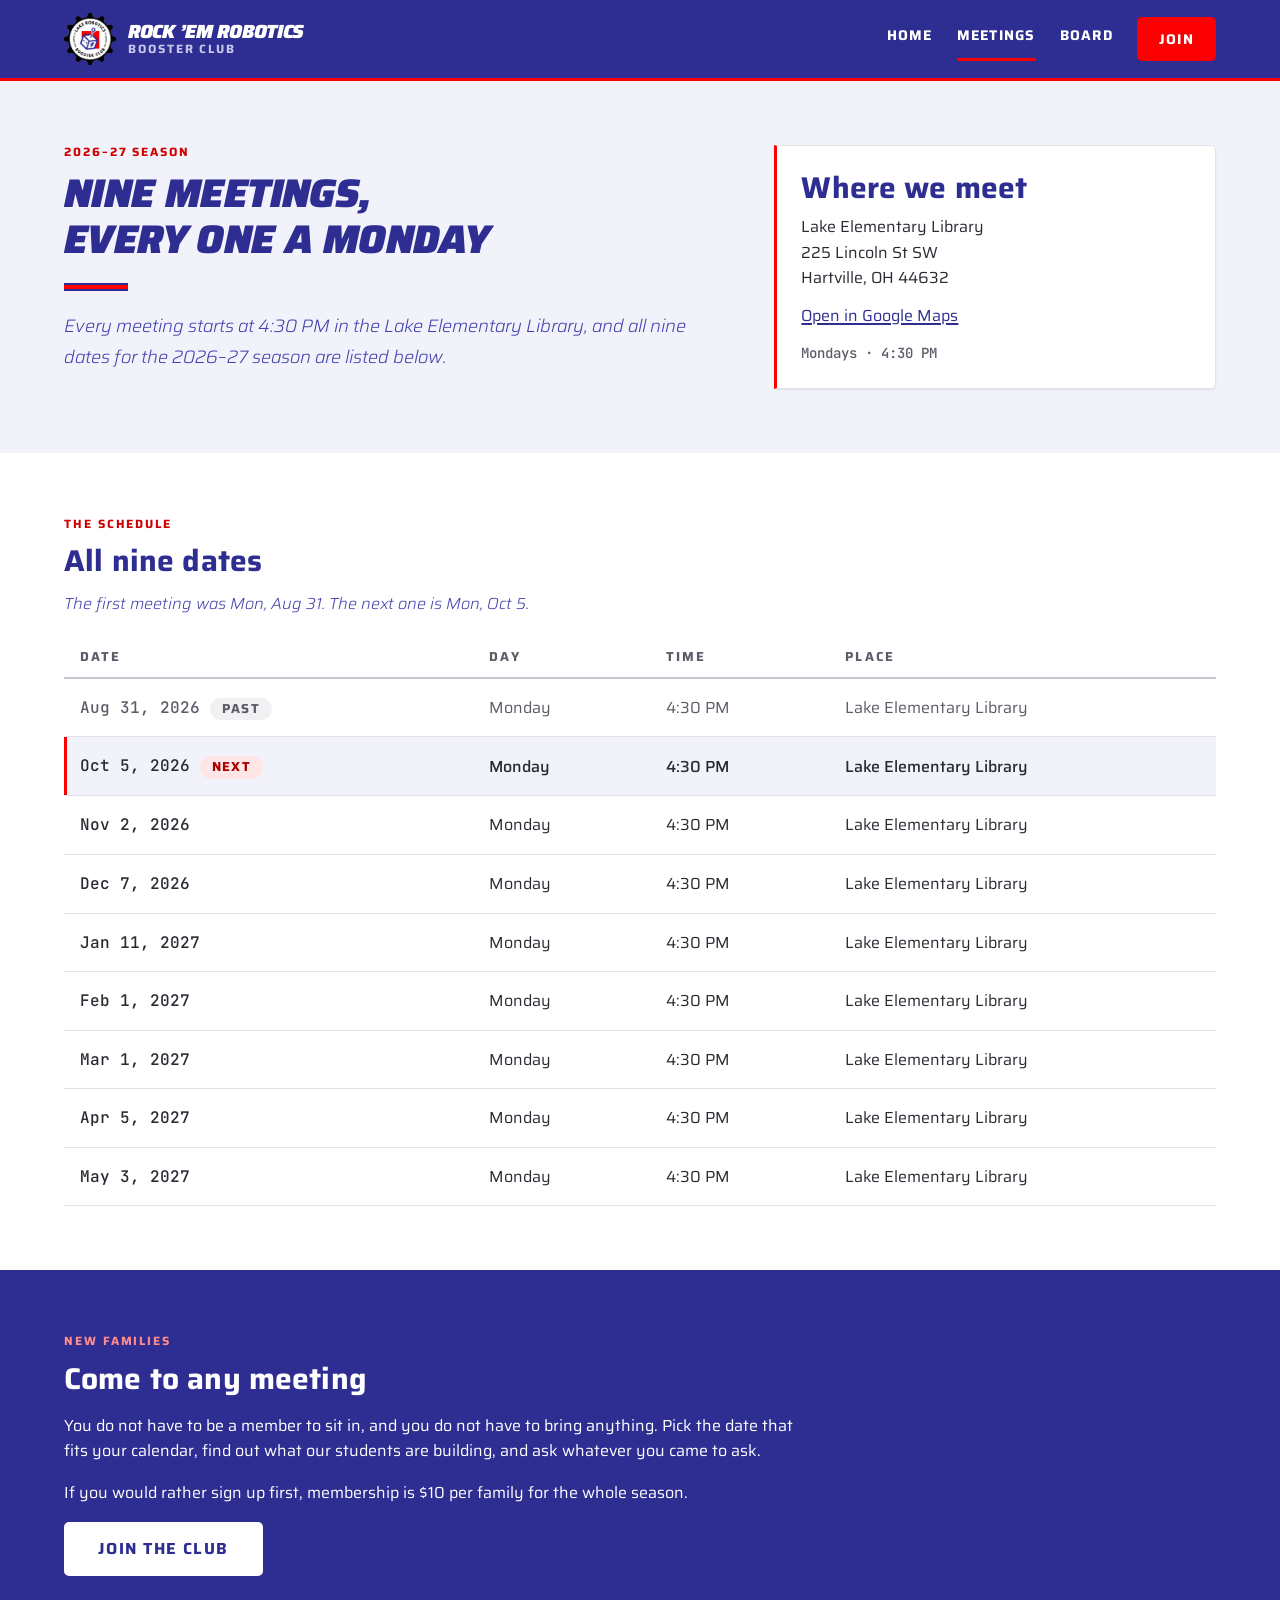
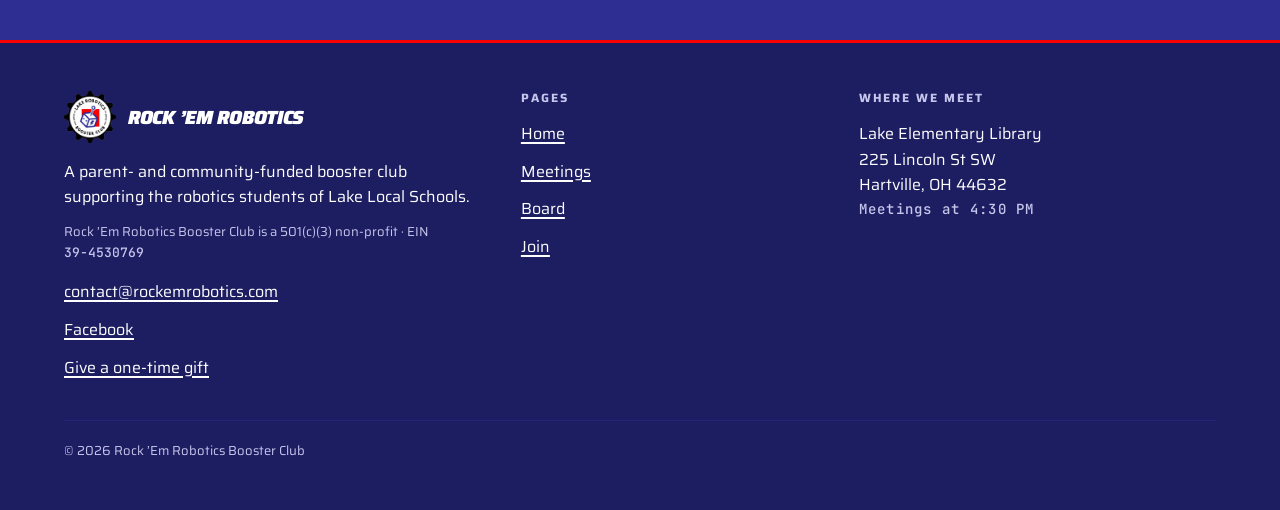
<file: meetings.html>
<!doctype html>
<html lang="en">
<head>
<meta charset="utf-8">
<meta name="viewport" content="width=device-width, initial-scale=1, viewport-fit=cover">
<title>Meetings &middot; Rock &rsquo;Em Robotics Booster Club</title>
<meta name="description" content="All nine Rock &rsquo;Em Robotics Booster Club meetings for the 2026&ndash;27 season: Mondays at 4:30 PM in the Lake Elementary Library, 225 Lincoln St SW, Hartville, OH 44632.">
<link rel="icon" href="assets/img/favicon.png">
<link rel="stylesheet" href="assets/css/site.css">
<script>document.documentElement.classList.add('has-js');</script>
</head>
<body>
<a class="skip-link" href="#main">Skip to main content</a>

<header class="site-header">
  <div class="shell site-header__inner">

    <a class="brand" href="index.html">
      <img class="brand__mark" src="assets/img/logo-booster-club.png"
        alt="" width="512" height="512">
      <span class="brand__text">
        <span class="brand__name">Rock &rsquo;Em Robotics</span>
        <span class="brand__meta">Booster Club</span>
      </span>
    </a>

    <button class="nav-toggle" type="button" aria-expanded="false" aria-controls="site-nav">Menu</button>

    <nav class="site-nav" id="site-nav" aria-label="Main">
      <ul class="nav__list">
        <li><a class="nav__link" href="index.html">Home</a></li>
        <li><a class="nav__link is-current" aria-current="page" href="meetings.html">Meetings</a></li>
        <li><a class="nav__link" href="board.html">Board</a></li>
      </ul>
      <div class="nav__join">
        <a class="btn btn--accent" href="join.html">Join</a>
      </div>
    </nav>

  </div>
</header>

<main id="main">

  <section class="band band--tint">
    <div class="shell">
      <div class="split">

        <div>
          <span class="eyebrow">2026&ndash;27 season</span>
          <h1>Nine meetings, every one a Monday</h1>
          <span class="lake-rule rule-short"></span>
          <p class="lede lake-sub">Every meeting starts at 4:30 PM in the Lake Elementary Library, and all nine dates for the 2026&ndash;27 season are listed below.</p>
        </div>

        <div class="card card--accent card--static">
          <h2 class="card__title">Where we meet</h2>
          <address class="meetings-address">
            Lake Elementary Library<br>
            225 Lincoln St SW<br>
            Hartville, OH 44632
          </address>
          <p><a href="https://www.google.com/maps/search/?api=1&amp;query=225+Lincoln+St+SW%2C+Hartville%2C+OH+44632" target="_blank" rel="noopener">Open in Google Maps<span class="visually-hidden"> (opens in a new tab)</span></a></p>
          <p class="card__meta">Mondays &middot; 4:30 PM</p>
        </div>

      </div>
    </div>
  </section>

  <section class="band">
    <div class="shell">

      <div class="section-head">
        <span class="eyebrow">The schedule</span>
        <h2>All nine dates</h2>
        <p class="lake-sub">The first meeting was Mon, Aug 31. The next one is Mon, Oct 5.</p>
      </div>

      <div class="table-wrap">
        <table class="schedule meetings-schedule">
          <caption class="visually-hidden">Rock &rsquo;Em Robotics Booster Club meetings, 2026&ndash;27 season</caption>
          <thead>
            <tr>
              <th scope="col">Date</th>
              <th scope="col">Day</th>
              <th scope="col">Time</th>
              <th scope="col">Place</th>
            </tr>
          </thead>
          <tbody>
            <tr class="is-past">
              <td class="schedule__date"><span class="meetings-date__text">Aug 31, 2026</span> <span class="chip chip--past">Past</span></td>
              <td>Monday</td>
              <td>4:30 PM</td>
              <td>Lake Elementary Library</td>
            </tr>
            <tr class="is-next">
              <td class="schedule__date"><span class="meetings-date__text">Oct 5, 2026</span> <span class="chip chip--next">Next</span></td>
              <td>Monday</td>
              <td>4:30 PM</td>
              <td>Lake Elementary Library</td>
            </tr>
            <tr>
              <td class="schedule__date"><span class="meetings-date__text">Nov 2, 2026</span></td>
              <td>Monday</td>
              <td>4:30 PM</td>
              <td>Lake Elementary Library</td>
            </tr>
            <tr>
              <td class="schedule__date"><span class="meetings-date__text">Dec 7, 2026</span></td>
              <td>Monday</td>
              <td>4:30 PM</td>
              <td>Lake Elementary Library</td>
            </tr>
            <tr>
              <td class="schedule__date"><span class="meetings-date__text">Jan 11, 2027</span></td>
              <td>Monday</td>
              <td>4:30 PM</td>
              <td>Lake Elementary Library</td>
            </tr>
            <tr>
              <td class="schedule__date"><span class="meetings-date__text">Feb 1, 2027</span></td>
              <td>Monday</td>
              <td>4:30 PM</td>
              <td>Lake Elementary Library</td>
            </tr>
            <tr>
              <td class="schedule__date"><span class="meetings-date__text">Mar 1, 2027</span></td>
              <td>Monday</td>
              <td>4:30 PM</td>
              <td>Lake Elementary Library</td>
            </tr>
            <tr>
              <td class="schedule__date"><span class="meetings-date__text">Apr 5, 2027</span></td>
              <td>Monday</td>
              <td>4:30 PM</td>
              <td>Lake Elementary Library</td>
            </tr>
            <tr>
              <td class="schedule__date"><span class="meetings-date__text">May 3, 2027</span></td>
              <td>Monday</td>
              <td>4:30 PM</td>
              <td>Lake Elementary Library</td>
            </tr>
          </tbody>
        </table>
      </div>

    </div>
  </section>

  <section class="band band--brand">
    <div class="shell">
      <div class="prose">
        <span class="eyebrow">New families</span>
        <h2>Come to any meeting</h2>
        <p>You do not have to be a member to sit in, and you do not have to bring anything. Pick the date that fits your calendar, find out what our students are building, and ask whatever you came to ask.</p>
        <p>If you would rather sign up first, membership is $10 per family for the whole season.</p>
        <div class="actions">
          <a class="btn btn--inverse btn--lg" href="join.html">Join the club</a>
        </div>
      </div>
    </div>
  </section>

</main>

<footer class="site-footer">
  <div class="shell">

    <div class="footer__grid">

      <div class="footer__col">
        <div class="footer__brand">
          <img class="brand__mark" src="assets/img/logo-booster-club.png"
            alt="" width="512" height="512">
          <span class="brand__name">Rock &rsquo;Em Robotics</span>
        </div>
        <p class="footer__text">A parent- and community-funded booster club supporting the robotics students of Lake Local Schools.</p>
        <p class="footer__legal">Rock &rsquo;Em Robotics Booster Club is a 501(c)(3) non-profit &middot; EIN <span class="mono">39-4530769</span></p>
        <ul class="footer__list">
          <li><a href="mailto:contact@rockemrobotics.com">contact@rockemrobotics.com</a></li>
          <li><a href="https://www.facebook.com/profile.php?id=61582455670782" target="_blank" rel="noopener">Facebook<span class="visually-hidden"> (opens in a new tab)</span></a></li>
          <li><a href="https://givebutter.com/jeBdXF" target="_blank" rel="noopener">Give a one-time gift<span class="visually-hidden"> (opens in a new tab)</span></a></li>
        </ul>
      </div>

      <div class="footer__col">
        <h2 class="footer__title">Pages</h2>
        <ul class="footer__list">
          <li><a href="index.html">Home</a></li>
          <li><a href="meetings.html">Meetings</a></li>
          <li><a href="board.html">Board</a></li>
          <li><a href="join.html">Join</a></li>
        </ul>
      </div>

      <div class="footer__col">
        <h2 class="footer__title">Where we meet</h2>
        <address class="footer__address">
          Lake Elementary Library<br>
          225 Lincoln St SW<br>
          Hartville, OH 44632
        </address>
        <p class="footer__note">Meetings at 4:30 PM</p>
      </div>

    </div>

    <div class="footer__bottom">
      <p class="footer__legal">&copy; 2026 Rock &rsquo;Em Robotics Booster Club</p>
    </div>

  </div>
</footer>

<script>
(function () {
  var toggle = document.querySelector('.nav-toggle');
  var nav = document.getElementById('site-nav');
  if (!toggle || !nav) { return; }

  function close() {
    nav.classList.remove('is-open');
    toggle.setAttribute('aria-expanded', 'false');
  }

  toggle.addEventListener('click', function () {
    var open = nav.classList.toggle('is-open');
    toggle.setAttribute('aria-expanded', open ? 'true' : 'false');
  });

  nav.addEventListener('click', function (event) {
    if (event.target.closest('a')) { close(); }
  });

  document.addEventListener('keydown', function (event) {
    if (event.key === 'Escape' && nav.classList.contains('is-open')) {
      close();
      toggle.focus();
    }
  });
})();
</script>
</body>
</html>
</file>
<file: assets/css/site.css>
@import url("tokens.css");

/* =============================================================================
   Rock'Em Robotics Booster Club — site.css
   Hand-written. No build step, no framework.

   HOW TO EDIT THIS FILE
   - Every colour, size, space, radius, shadow and duration comes from
     assets/css/tokens.css. Never write a raw hex value here (the one exception
     the design system itself makes is #fff, used where the club mark needs an
     opaque white tile). If a value you want does not exist as a token, pick the
     nearest token rather than inventing a number.
   - Breakpoints, in order of appearance at the bottom of each section:
       860px — the nav collapses to a toggle panel; two-column splits stack
       720px — section padding shrinks, grids stack
       560px — tightest phone layout
     Add rules to those three blocks. Do not introduce a fourth breakpoint.

   CONTENTS
     1.  Skip link and shared helpers
     2.  Layout: .shell, .band, grids, prose
     3.  Type helpers: .eyebrow, .lede, hero
     4.  Buttons: .btn and variants
     5.  Cards
     6.  Stats, callouts, chips
     7.  Schedule table and roster
     8.  Site header and navigation
     9.  Site footer
     10. States and motion (incl. prefers-reduced-motion)
     11. Responsive: 860px / 720px / 560px
     12. Board page (board.html)
     13. Meetings page (meetings.html)
     14. Home page (index.html)
   ============================================================================ */


/* =============================================================================
   1. SKIP LINK AND SHARED HELPERS
   ========================================================================== */

/* First focusable element on every page. Off-screen until it is focused. */
.skip-link {
  position: absolute;
  left: var(--space-4);
  top: var(--space-4);
  z-index: var(--z-toast);
  transform: translateY(-200%);
  padding: var(--space-3) var(--space-5);
  background: var(--lake-red);
  color: var(--text-on-red);
  font: var(--type-label);
  font-size: var(--size-caption);
  letter-spacing: var(--tracking-caps);
  text-transform: uppercase;
  text-decoration: none;
  border-radius: var(--radius-md);
  transition: transform var(--duration-fast) var(--ease-standard);
}

.skip-link:focus,
.skip-link:focus-visible {
  transform: translateY(0);
  color: var(--text-on-red);
}

/* Screen-reader-only text (button labels, table captions). */
.visually-hidden {
  position: absolute;
  width: 1px;
  height: 1px;
  margin: -1px;
  padding: 0;
  overflow: hidden;
  clip-path: inset(50%);
  white-space: nowrap;
  border: 0;
}

/* The sticky header would otherwise cover an anchor target. */
#main {
  scroll-margin-top: calc(78px + var(--space-4));
}

/* Lists that are structure, not bullets. */
.list-plain {
  list-style: none;
  margin: 0;
  padding: 0;
}

/* A mono metadata line. Use · as the only separator. */
.meta {
  font: var(--type-mono);
  color: var(--text-muted);
}

/* A row of buttons. Wraps on narrow screens instead of overflowing. */
.actions {
  display: flex;
  flex-wrap: wrap;
  gap: var(--space-4);
  align-items: center;
}


/* =============================================================================
   2. LAYOUT
   ========================================================================== */

/* The one horizontal container. Everything on the page sits in a .shell. */
.shell {
  width: 100%;
  max-width: var(--layout-max);
  margin-inline: auto;
  padding-inline: var(--layout-gutter);
}

/* A full-width horizontal section. Put a .shell directly inside it. */
/* Bands carry their own background, so adjacent ones cannot collapse their
   padding — two neighbours put 2x this value between their content. At the
   token's 80px that came to 160px, which read as too airy for pages this short,
   so the band rhythm is one step down at 64px (128px between sections). */
.band {
  padding-block: var(--space-16);
  background: var(--surface-page);
}

/* Tone modifiers. Alternate these down a long page; never repeat a tone
   back-to-back, and keep at most two tones plus white in play per page. */
.band--alt   { background: var(--surface-page-alt); }
.band--tint  { background: var(--surface-brand-tint); }
.band--brand {
  background: var(--surface-brand);
  color: var(--text-on-blue);
}

/* Text inside a blue band is pure white at full opacity — never alpha-muted. */
.band--brand h1,
.band--brand h2,
.band--brand h3,
.band--brand h4,
.band--brand p,
.band--brand li,
.band--brand dd,
.band--brand dt {
  color: var(--text-on-blue);
}

.band--brand .lake-sub {
  color: var(--blue-200);
}

.band--brand a:not(.btn) {
  color: var(--lake-white);
  text-decoration: underline;
}

.band--brand a:not(.btn):hover {
  color: var(--blue-200);
}

/* A hairline between two bands of the same family, when one is needed. */
.band--ruled {
  border-top: var(--border-hairline) solid var(--border-default);
}

/* Reading measure. Wrap any run of body copy longer than a couple of lines. */
.prose {
  max-width: var(--layout-max-prose);
}

.prose > :last-child {
  margin-bottom: 0;
}

/* A heading sitting directly on body copy needs the breathing room .section-head
   gives its children. .stack manages its own gaps, so leave those alone. */
.prose:not(.stack) > h2,
.prose:not(.stack) > h3,
.prose:not(.stack) > h4 {
  margin-bottom: var(--space-4);
}

/* Vertical rhythm for a stack of blocks. */
.stack     { display: flex; flex-direction: column; gap: var(--space-6); }
.stack--sm { gap: var(--space-3); }
.stack--lg { gap: var(--space-10); }

/* The gap owns spacing inside a stack. Zero the children's own bottom margin so
   the two do not compound — a <p> kept its 16px margin on top of the 24px gap,
   which put 40px between paragraphs but only 24px before a <div>, so the same
   stack spaced unevenly depending on what each child happened to be. Paragraphs
   nested deeper (inside a .prose child) keep their normal rhythm. */
.stack > * {
  margin-bottom: 0;
}

/* Section heading group: .eyebrow + h2 + optional .lake-sub. */
.section-head {
  max-width: var(--layout-max-prose);
  margin-bottom: var(--space-8);
}

.section-head > * + * {
  margin-top: var(--space-3);
}

/* Equal-width grids. All of them collapse to one column at 720px. */
.grid {
  display: grid;
  gap: var(--space-6);
  grid-template-columns: 1fr;
}

.grid--2 { grid-template-columns: repeat(2, minmax(0, 1fr)); }
.grid--3 { grid-template-columns: repeat(3, minmax(0, 1fr)); }
.grid--4 { grid-template-columns: repeat(4, minmax(0, 1fr)); }

/* Content plus a narrower aside. Stacks at 860px. */
.split {
  display: grid;
  grid-template-columns: minmax(0, 1.5fr) minmax(0, 1fr);
  gap: var(--space-12);
  align-items: start;
}


/* =============================================================================
   3. TYPE HELPERS
   Three treatments only: .lake-shout (heavy italic caps), .lake-sub (light
   italic sentence case) and regular upright body. Both .lake-* classes are
   defined in tokens/base.css — consume them, do not redefine them.
   ========================================================================== */

/* Small red all-caps label that sits above a heading. */
.eyebrow {
  display: block;
  font: var(--type-label);
  font-size: var(--size-label);
  letter-spacing: var(--tracking-caps-wide);
  text-transform: uppercase;
  color: var(--red-600);
  margin: 0 0 var(--space-3);
}

.band--brand .eyebrow {
  color: var(--red-300);
}

/* Sub-headline sizing. Pair with .lake-sub for the italic light treatment. */
.lede {
  font-size: var(--size-body-lg);
  line-height: var(--leading-relaxed);
  max-width: var(--layout-max-prose);
}

/* Big number or short shout inside a band. */
.display {
  font-family: var(--font-display);
  font-weight: var(--weight-black);
  font-style: italic;
  text-transform: uppercase;
  letter-spacing: var(--tracking-display);
  line-height: var(--leading-tight);
  font-size: clamp(38px, 6.5vw, var(--size-display-2));
  margin: 0;
}

/* The home-page hero. .hero--center is the ONE place centred text is allowed. */
.hero {
  padding-block: calc(var(--space-16) + var(--space-4)) var(--space-16);
}

.hero__title {
  font-size: clamp(var(--size-h1), 8vw, var(--size-display-1));
  margin: 0 0 var(--space-5);
}

.hero--center {
  text-align: center;
}

.hero--center .hero__title,
.hero--center .lede,
.hero--center .prose {
  margin-inline: auto;
}

.hero--center .actions {
  justify-content: center;
}

/* Mono runs: team number, dates, dollar amounts. */
.mono {
  font-family: var(--font-mono);
  font-weight: var(--weight-medium);
}

/* A short slanted rule under a lockup. .lake-rule comes from base.css;
   this only gives it a sensible width and spacing. */
.rule-short {
  width: var(--space-16);
  margin: var(--space-5) 0;
}

.hero--center .rule-short {
  margin-inline: auto;
}


/* =============================================================================
   4. BUTTONS
   ALL CAPS, bold, verb-first, 1–3 words. Corners stay sharp: --radius-md.
   Never --radius-pill on a button.
   ========================================================================== */

.btn {
  display: inline-flex;
  align-items: center;
  justify-content: center;
  min-height: var(--control-h-md);
  padding: 0 var(--pad-control-x);
  border: var(--border-thick) solid transparent;
  border-radius: var(--radius-md);
  font-family: var(--font-sans);
  font-weight: var(--weight-bold);
  font-size: var(--size-body-sm);
  line-height: 1;
  letter-spacing: var(--tracking-caps);
  text-transform: uppercase;
  text-decoration: none;
  text-align: center;
  cursor: pointer;
  background: transparent;
  transition: var(--transition-control);
}

.btn--lg {
  min-height: var(--control-h-lg);
  padding: 0 var(--space-8);
  font-size: var(--size-body);
}

.btn--sm {
  min-height: var(--control-h-sm);
  padding: 0 var(--space-4);
  font-size: var(--size-caption);
}

/* Fills the width of its container — useful inside a card or on a phone. */
.btn--block {
  display: flex;
  width: 100%;
}

/* Red fill. The membership CTA. */
.btn--accent {
  background: var(--action-accent);
  border-color: var(--action-accent);
  color: var(--text-on-red);
}

/* Blue fill. */
.btn--primary {
  background: var(--action-primary);
  border-color: var(--action-primary);
  color: var(--text-on-blue);
}

/* Blue keyline on a light surface. */
.btn--outline {
  background: transparent;
  border-color: var(--action-primary);
  color: var(--action-primary);
}

/* White on a blue band. */
.btn--inverse {
  background: var(--lake-white);
  border-color: var(--lake-white);
  color: var(--lake-blue);
}

/* The brand's hard offset block. ONE feature element per view — using it twice
   on a page kills it. */
.btn--feature {
  box-shadow: var(--shadow-hard-red);
}


/* =============================================================================
   5. CARDS
   ========================================================================== */

.card {
  background: var(--surface-card);
  border: var(--border-hairline) solid var(--border-default);
  border-radius: var(--radius-md);
  box-shadow: var(--shadow-xs);
  padding: var(--pad-card);
  transition: var(--transition-control);
}

.card > :last-child {
  margin-bottom: 0;
}

/* A card whose whole surface is a link. */
a.card,
.card--interactive {
  display: block;
  box-shadow: var(--shadow-sm);
  text-decoration: none;
  color: var(--text-body);
}

/* Left red keyline — for the one card in a group that needs emphasis. The left
   corners square off so the keyline reads as a straight line, not a bowed edge;
   .callout does the same. Every red keyline in this brand is dead straight. */
.card--accent {
  border-left: var(--border-logo) solid var(--lake-red);
  border-radius: 0 var(--radius-md) var(--radius-md) 0;
}

/* A card sitting on a blue band. */
.band--brand .card {
  border-color: var(--blue-700);
}

.card__title {
  margin: 0 0 var(--space-2);
}

.card__meta {
  font: var(--type-mono);
  color: var(--text-muted);
  margin: 0 0 var(--space-3);
}


/* =============================================================================
   6. STATS, CALLOUTS, CHIPS
   ========================================================================== */

/* A number and its label. Numbers and dollar amounts are mono. */
.stat {
  display: flex;
  flex-direction: column;
  gap: var(--space-2);
}

.stat__value {
  font-family: var(--font-mono);
  font-weight: var(--weight-bold);
  font-size: var(--size-display-2);
  line-height: 1;
  letter-spacing: var(--tracking-display);
  color: var(--lake-blue);
}

.stat__label {
  font: var(--type-label);
  font-size: var(--size-label);
  letter-spacing: var(--tracking-caps-wide);
  text-transform: uppercase;
  color: var(--text-muted);
}

.band--brand .stat__value { color: var(--lake-white); }
.band--brand .stat__label { color: var(--blue-200); }

/* A pulled-out sentence: red keyline on the left, tinted field. */
.callout {
  border-left: var(--border-logo) solid var(--lake-red);
  border-radius: 0 var(--radius-md) var(--radius-md) 0;
  background: var(--surface-brand-tint);
  padding: var(--space-5) var(--space-6);
}

.callout > :last-child {
  margin-bottom: 0;
}

/* On a white or alt band where the tint would disappear. */
.callout--plain {
  background: var(--surface-card);
  border-top: var(--border-hairline) solid var(--border-default);
  border-right: var(--border-hairline) solid var(--border-default);
  border-bottom: var(--border-hairline) solid var(--border-default);
}

.band--brand .callout {
  background: var(--blue-700);
}

/* Small metadata pill. The only place --radius-pill is allowed. */
.chip {
  display: inline-flex;
  align-items: center;
  padding: 3px var(--space-3);
  border-radius: var(--radius-pill);
  background: var(--surface-sunken);
  color: var(--text-muted);
  font-family: var(--font-sans);
  font-weight: var(--weight-bold);
  font-size: var(--size-caption);
  line-height: 1.3;
  letter-spacing: var(--tracking-caps);
  text-transform: uppercase;
  white-space: nowrap;
}

/* A meeting that has already happened. */
.chip--past {
  background: var(--gray-100);
  color: var(--text-muted);
}

/* The next meeting up. Red as a small tinted chip, not a field. */
.chip--next {
  background: var(--surface-accent-tint);
  color: var(--red-700);
}

/* On a blue band. */
.chip--inverse {
  background: var(--blue-700);
  color: var(--lake-white);
}


/* =============================================================================
   7. SCHEDULE TABLE AND ROSTER
   ========================================================================== */

/* Wrap any table in <div class="table-wrap"> so a phone scrolls the table,
   not the page. */
.table-wrap {
  overflow-x: auto;
  -webkit-overflow-scrolling: touch;
}

.schedule {
  width: 100%;
  border-collapse: collapse;
  text-align: left;
}

.schedule th {
  font: var(--type-label);
  font-size: var(--size-caption);
  letter-spacing: var(--tracking-caps-wide);
  text-transform: uppercase;
  color: var(--text-muted);
  padding: 0 var(--space-5) var(--space-3) var(--space-4);
  border-bottom: var(--border-thick) solid var(--border-strong);
  white-space: nowrap;
}

.schedule td {
  padding: var(--space-4) var(--space-5) var(--space-4) var(--space-4);
  border-bottom: var(--border-hairline) solid var(--border-default);
  vertical-align: middle;
}

.schedule th:last-child,
.schedule td:last-child {
  padding-right: var(--space-4);
}

/* The date column is mono. */
.schedule .schedule__date {
  font-family: var(--font-mono);
  font-weight: var(--weight-medium);
  white-space: nowrap;
}

/* Hard-coded state — this is a static site, nothing recomputes at runtime. */
.schedule tr.is-past td {
  color: var(--text-muted);
}

.schedule tr.is-next td {
  background: var(--surface-brand-tint);
  color: var(--text-body);
  font-weight: var(--weight-medium);
}

.schedule tr.is-next td:first-child {
  box-shadow: inset var(--border-logo) 0 0 0 var(--lake-red);
}

/* Board members: name plus role, nothing else. No avatar slot. */
.roster {
  display: grid;
  gap: var(--space-5);
  grid-template-columns: repeat(auto-fit, minmax(220px, 1fr));
}

/* Left red keyline, square on the keyline side — identical to .callout and
   .card--accent. Keep it on the LEFT, not the top: a horizontal 3px border lands
   on a fractional y and antialiases at both ends, so only one of its three rows
   is full-strength red and the bar reads visibly lighter than a vertical one.
   Every red keyline on this site is vertical for that reason. */
.person {
  background: var(--surface-card);
  border: var(--border-hairline) solid var(--border-default);
  border-left: var(--border-logo) solid var(--lake-red);
  border-radius: 0 var(--radius-md) var(--radius-md) 0;
  box-shadow: var(--shadow-xs);
  padding: var(--pad-card);
}

.person__name {
  font-family: var(--font-display);
  font-weight: var(--weight-black);
  font-style: italic;
  text-transform: uppercase;
  letter-spacing: var(--tracking-display);
  line-height: var(--leading-tight);
  font-size: var(--size-h3);
  color: var(--text-heading);
  margin: 0 0 var(--space-2);
}

.person__role {
  font: var(--type-label);
  font-size: var(--size-label);
  letter-spacing: var(--tracking-caps-wide);
  text-transform: uppercase;
  color: var(--red-600);
  margin: 0;
}


/* =============================================================================
   8. SITE HEADER AND NAVIGATION
   The nav is always in the DOM. Under 860px it only collapses once JS has added
   .has-js to <html>, so the site is fully navigable with JS switched off.
   ========================================================================== */

.site-header {
  position: sticky;
  top: 0;
  z-index: var(--z-header);
  background: var(--surface-brand);
  border-bottom: var(--border-logo) solid var(--lake-red);
}

.site-header__inner {
  display: flex;
  align-items: center;
  justify-content: space-between;
  gap: var(--space-6);
  min-height: 78px;
}

/* ---- Brand lockup: the booster club gear mark plus the club name ---- */

.brand {
  display: flex;
  align-items: center;
  gap: var(--space-3);
  text-decoration: none;
  flex-shrink: 1;
  min-width: 0;
}

/* The gear mark's ring type ("LAKE ROBOTICS BOOSTER CLUB") stops being legible
   below roughly 90px, so at header size the mark works as a recognition cue and
   the club name is set as live text beside it. The artwork's white background
   has been flood-filled to transparency, so it needs no white tile on blue. */
.brand__mark {
  display: block;
  height: 52px;
  width: auto;
  flex-shrink: 0;
}

.brand__text {
  display: flex;
  flex-direction: column;
  gap: 2px;
  min-width: 0;
}

.brand__name {
  font-family: var(--font-display);
  font-weight: var(--weight-black);
  font-style: italic;
  text-transform: uppercase;
  letter-spacing: var(--tracking-display);
  line-height: var(--leading-tight);
  font-size: var(--size-h4);
  color: var(--lake-white);
}

.brand__meta {
  font-family: var(--font-sans);
  font-weight: var(--weight-bold);
  font-size: var(--size-label);
  line-height: 1.2;
  letter-spacing: var(--tracking-caps-wide);
  text-transform: uppercase;
  color: var(--blue-200);
}

/* ---- Nav ---- */

.site-nav {
  display: flex;
  align-items: center;
  gap: var(--space-6);
}

.nav__list {
  display: flex;
  align-items: center;
  gap: var(--space-6);
  list-style: none;
  margin: 0;
  padding: 0;
}

.nav__link {
  position: relative;
  display: inline-flex;
  align-items: center;
  min-height: var(--control-h-md);
  padding: 0 0 var(--space-1);
  font-family: var(--font-sans);
  font-weight: var(--weight-bold);
  font-size: var(--size-body-sm);
  letter-spacing: var(--tracking-caps);
  text-transform: uppercase;
  text-decoration: none;
  color: var(--lake-white);
  border-bottom: var(--border-logo) solid transparent;
  transition: var(--transition-control);
}

.nav__link:hover {
  color: var(--lake-white);
  border-bottom-color: var(--action-accent-hover);
}

/* Current page: solid 3px red underline flush to the bottom of the item.
   Markup carries BOTH class="is-current" and aria-current="page". */
.nav__link.is-current,
.nav__link[aria-current="page"] {
  border-bottom-color: var(--lake-red);
}

/* The Join item in the header is a red button, not a plain link. */
.nav__join {
  flex-shrink: 0;
}

/* On join.html the button itself is the current page. It is already red, so
   the marker is a white keyline in the same 3px weight. */
.nav__join .btn.is-current,
.nav__join .btn[aria-current="page"] {
  box-shadow: inset 0 calc(-1 * var(--border-logo)) 0 0 var(--lake-white);
}

/* ---- Mobile toggle ---- */

/* Hidden by default. Revealed by the 860px block, and only when .has-js is set
   — with JS off there is nothing to toggle and the nav stays visible. */
.nav-toggle {
  display: none;
  align-items: center;
  min-height: var(--control-h-md);
  padding: 0 var(--space-4);
  background: transparent;
  border: var(--border-thick) solid var(--lake-white);
  border-radius: var(--radius-md);
  color: var(--lake-white);
  font-family: var(--font-sans);
  font-weight: var(--weight-bold);
  font-size: var(--size-body-sm);
  letter-spacing: var(--tracking-caps);
  text-transform: uppercase;
  cursor: pointer;
  transition: var(--transition-control);
}

.nav-toggle:hover {
  background: var(--blue-700);
}


/* =============================================================================
   9. SITE FOOTER
   ========================================================================== */

.site-footer {
  background: var(--surface-brand-deep);
  color: var(--lake-white);
  padding-block: var(--section-pad-y-sm);
  border-top: var(--border-logo) solid var(--lake-red);
}

.footer__grid {
  display: grid;
  grid-template-columns: minmax(0, 1.4fr) minmax(0, 1fr) minmax(0, 1.2fr);
  gap: var(--space-10);
}

.footer__col > :last-child {
  margin-bottom: 0;
}

.footer__title {
  font: var(--type-label);
  font-size: var(--size-label);
  letter-spacing: var(--tracking-caps-wide);
  text-transform: uppercase;
  color: var(--blue-200);
  margin: 0 0 var(--space-4);
}

.footer__brand {
  display: flex;
  align-items: center;
  gap: var(--space-3);
  margin-bottom: var(--space-4);
}

.footer__text {
  color: var(--lake-white);
  max-width: 42ch;
  margin: 0 0 var(--space-3);
}

.footer__note {
  font-family: var(--font-mono);
  font-weight: var(--weight-medium);
  font-size: var(--size-body-sm);
  letter-spacing: var(--tracking-caps);
  color: var(--blue-200);
}

.footer__list {
  list-style: none;
  margin: 0;
  padding: 0;
  display: flex;
  flex-direction: column;
  gap: var(--space-3);
}

/* The contact/social list in column 1 follows the 501(c)(3) line rather than a
   .footer__title, so it needs the space that title would have supplied. */
.footer__legal + .footer__list {
  margin-top: var(--space-4);
}

.site-footer a {
  color: var(--lake-white);
  text-decoration: underline;
  text-decoration-thickness: 2px;
  text-underline-offset: 3px;
}

.site-footer a:hover {
  color: var(--red-300);
}

.footer__address {
  font-style: normal;
  line-height: var(--leading-body);
  color: var(--lake-white);
}

.footer__bottom {
  display: flex;
  flex-wrap: wrap;
  justify-content: space-between;
  gap: var(--space-3) var(--space-6);
  margin-top: var(--space-10);
  padding-top: var(--space-5);
  border-top: var(--border-hairline) solid var(--blue-700);
}

.footer__legal {
  font-size: var(--size-caption);
  color: var(--blue-200);
  margin: 0;
}


/* =============================================================================
   10. STATES AND MOTION
   Hover on a filled button DARKENS one ramp step — never lightens, never
   changes opacity. Press moves down 1px, no scale. Focus is a 2px red ring.
   ========================================================================== */

/* ---- Hover: filled buttons darken one step ---- */
.btn--accent:hover  { background: var(--action-accent-hover);  border-color: var(--action-accent-hover);  color: var(--text-on-red); }
.btn--primary:hover { background: var(--action-primary-hover); border-color: var(--action-primary-hover); color: var(--text-on-blue); }
.btn--outline:hover { background: var(--surface-brand-tint);   border-color: var(--action-primary-hover); color: var(--action-primary-hover); }
.btn--inverse:hover { background: var(--blue-100);             border-color: var(--blue-100);             color: var(--blue-700); }

/* ---- Press: down by --press-translate, plus the -active ramp step ---- */
.btn:active {
  transform: translateY(var(--press-translate));
}

.btn--accent:active  { background: var(--action-accent-active);  border-color: var(--action-accent-active); }
.btn--primary:active { background: var(--action-primary-active); border-color: var(--action-primary-active); }
.btn--outline:active { background: var(--blue-100);              border-color: var(--action-primary-active); color: var(--action-primary-active); }
.btn--inverse:active { background: var(--blue-200);              border-color: var(--blue-200);              color: var(--blue-800); }

/* The hard offset block tucks in on press so the button looks pushed. */
.btn--feature:active {
  box-shadow: var(--shadow-hard-red-sm);
}

/* ---- Hover on a card: --shadow-sm to --shadow-md plus a 2px rise ---- */
.card:hover {
  box-shadow: var(--shadow-md);
  transform: translateY(-2px);
}

/* Opt out for a card that is purely a container. */
.card--static:hover {
  box-shadow: var(--shadow-xs);
  transform: none;
}

a.card:active,
.card--interactive:active {
  transform: translateY(var(--press-translate));
  box-shadow: var(--shadow-sm);
}

/* ---- Hover on a link: blue to red, underline stays ---- */
/* base.css already does a:hover { color: var(--text-link-hover) }. This keeps
   the underline from disappearing on links inside prose. */
.prose a:hover,
.callout a:hover,
.card a:hover {
  color: var(--text-link-hover);
  text-decoration: underline;
}

/* ---- Focus: 2px solid red at 2px offset, on everything focusable ---- */
.btn:focus-visible,
.nav__link:focus-visible,
.nav-toggle:focus-visible,
.card:focus-visible,
.brand:focus-visible {
  outline: var(--border-thick) solid var(--focus-ring);
  outline-offset: 2px;
}

/* ---- Entrances: a fade plus a 6px rise. Nothing else, nowhere else. ---- */
.enter {
  animation: enter var(--duration-base) var(--ease-standard) both;
}

@keyframes enter {
  from { opacity: 0; transform: translateY(6px); }
  to   { opacity: 1; transform: none; }
}

/* ---- Reduced motion: drop every transform, keep opacity ---- */
@media (prefers-reduced-motion: reduce) {
  *,
  *::before,
  *::after {
    animation-duration: 0.01ms !important;
    animation-iteration-count: 1 !important;
    transition-duration: 0.01ms !important;
    scroll-behavior: auto !important;
  }

  /* The skip link is deliberately NOT in this list: translateY(-200%) is the
     only thing keeping it off-screen when it is not focused. Its transition is
     already neutralised by the duration override above, so the reveal is
     instant without the transform being cancelled. */
  .btn:active,
  .card:hover,
  a.card:active,
  .card--interactive:active {
    transform: none;
  }

  .enter {
    animation: enter-fade var(--duration-fast) linear both;
  }

  @keyframes enter-fade {
    from { opacity: 0; }
    to   { opacity: 1; }
  }

  /* The mobile panel still fades; it just does not slide. */
  .has-js .site-nav {
    transform: none;
  }
}


/* =============================================================================
   11. RESPONSIVE
   Three breakpoints. Put new rules in the matching block.
   ========================================================================== */

/* ---- 860px: the nav collapses, two-column splits stack ------------------- */
@media (max-width: 860px) {

  .site-header__inner {
    min-height: 66px;
    gap: var(--space-4);
  }

  #main {
    scroll-margin-top: calc(66px + var(--space-4));
  }

  /* With JS off, .has-js is never set: the nav simply stacks under the lockup
     and every page stays reachable. */
  .site-header__inner {
    flex-wrap: wrap;
    padding-block: var(--space-3);
  }

  .site-nav {
    width: 100%;
    flex-direction: column;
    align-items: stretch;
    gap: var(--space-2);
  }

  .nav__list {
    flex-direction: column;
    align-items: stretch;
    gap: 0;
  }

  .nav__link {
    min-height: var(--control-h-md);
    padding: var(--space-2) 0;
    border-bottom: var(--border-hairline) solid var(--blue-500);
  }

  /* The current-page marker stays a solid 3px red underline. */
  .nav__link.is-current,
  .nav__link[aria-current="page"] {
    border-bottom: var(--border-logo) solid var(--lake-red);
  }

  .nav__join {
    margin-top: var(--space-3);
  }

  .nav__join .btn {
    width: 100%;
  }

  /* With JS on, that stacked list becomes a toggled panel. */
  .has-js .nav-toggle {
    display: inline-flex;
  }

  .has-js .site-header__inner {
    flex-wrap: nowrap;
    padding-block: 0;
  }

  .has-js .site-nav {
    position: absolute;
    left: 0;
    right: 0;
    top: 100%;
    width: auto;
    z-index: var(--z-dropdown);
    padding: var(--space-5) var(--layout-gutter) var(--space-6);
    background: var(--surface-brand);
    border-bottom: var(--border-logo) solid var(--lake-red);
    box-shadow: var(--shadow-lg);
    opacity: 0;
    visibility: hidden;
    transform: translateY(-6px);
    transition:
      opacity var(--duration-base) var(--ease-standard),
      transform var(--duration-base) var(--ease-standard),
      visibility var(--duration-base) var(--ease-standard);
  }

  .has-js .site-nav.is-open {
    opacity: 1;
    visibility: visible;
    transform: none;
  }

  /* Layout */
  .split {
    grid-template-columns: 1fr;
    gap: var(--space-10);
  }

  .grid--4 {
    grid-template-columns: repeat(2, minmax(0, 1fr));
  }

  .footer__grid {
    grid-template-columns: repeat(2, minmax(0, 1fr));
    gap: var(--space-8);
  }
}

/* ---- 720px: tighter sections, grids stack -------------------------------- */
@media (max-width: 720px) {

  .band {
    padding-block: var(--space-10);
  }

  .hero {
    padding-block: calc(var(--space-10) + var(--space-3)) var(--space-10);
  }

  .grid--2,
  .grid--3,
  .grid--4 {
    grid-template-columns: 1fr;
  }

  .section-head {
    margin-bottom: var(--space-8);
  }

  .footer__grid {
    grid-template-columns: 1fr;
    gap: var(--space-8);
  }

  .roster {
    grid-template-columns: 1fr;
  }

  .stat__value {
    font-size: var(--size-h1);
  }
}

/* ---- 560px: tightest phone layout (tested down to 320px) ----------------- */
@media (max-width: 560px) {

  .shell {
    padding-inline: var(--space-4);
  }

  .has-js .site-nav {
    padding-inline: var(--space-4);
  }

  /* At 320px the lockup plus the toggle is wider than the viewport unless the
     lockup is allowed to give. The tile keeps its size; only the wordmark wraps. */
  .brand {
    flex-shrink: 1;
    min-width: 0;
  }

  .nav-toggle {
    padding: 0 var(--space-3);
  }

  .brand__mark {
    height: 38px;
  }

  .brand__name {
    font-size: var(--size-body);
  }

  .brand__meta {
    font-size: var(--size-caption);
    letter-spacing: var(--tracking-caps);
  }

  .card,
  .person {
    padding: var(--space-5);
  }

  .callout {
    padding: var(--space-4) var(--space-5);
  }

  /* Buttons go full width so nothing gets clipped at 320px. */
  .actions .btn {
    width: 100%;
  }

  .btn--lg {
    padding-inline: var(--space-5);
  }

  .schedule th,
  .schedule td {
    padding-inline: var(--space-3) var(--space-3);
  }

  .footer__bottom {
    margin-top: var(--space-8);
  }
}

/* =============================================================================
   12. BOARD PAGE (board.html)
   The roster cards lead with the role as the red eyebrow label and put the
   name underneath as the heading, which is the reverse of the source order the
   base .person rules assume. These two lines only move the spacing to match;
   no new class names, and nothing shared is restyled.
   ========================================================================== */

.person .person__role { margin-bottom: var(--space-2); }
.person > :last-child { margin-bottom: 0; }


/* =============================================================================
   13. MEETINGS PAGE (meetings.html)
   Three additions, all used only by meetings.html. Nothing here restyles a
   shared component — .schedule, .card, .chip and the band tones are consumed
   exactly as they ship above.
   ========================================================================== */

/* The address inside the "Where we meet" card. <address> defaults to italic,
   and italic is reserved for .lake-shout / .lake-sub, so reset it. */
.meetings-address {
  font-style: normal;
  line-height: var(--leading-body);
  margin: 0 0 var(--space-3);
}

/* Holds "Aug 31, 2026" together on one line once the 560px block below lets
   the rest of the date cell wrap. */
.meetings-date__text {
  white-space: nowrap;
}

@media (max-width: 560px) {

  /* At phone width the Day and Place columns come out. Every meeting is a
     Monday at the Lake Elementary Library, and both facts are stated above the
     table, so date and time are what is left — and they fit at 320px. The
     columns are dropped rather than left to scroll sideways. */
  .meetings-schedule th:nth-child(2),
  .meetings-schedule td:nth-child(2),
  .meetings-schedule th:nth-child(4),
  .meetings-schedule td:nth-child(4) {
    display: none;
  }

  /* Let the Past / Next chip drop below the date instead of widening the cell. */
  .meetings-schedule .schedule__date {
    white-space: normal;
  }
}

/* =============================================================================
   14. HOME PAGE (index.html) - page-specific, nothing else uses this.
   The hero shows the gear mark large enough that its ring type reads, which the
   52px header version cannot do. Transparent artwork, so no white tile.
   Everything else on the home page is built from the shared classes above.
   ========================================================================== */

.home-hero-mark {
  display: block;
  margin-bottom: var(--space-8);
  height: 150px;
  width: auto;
  max-width: 100%;
}

@media (max-width: 860px) {
  .home-hero-mark {
    height: 104px;
  }
}

@media (max-width: 560px) {
  .home-hero-mark {
    height: 72px;
  }
}
</file>
